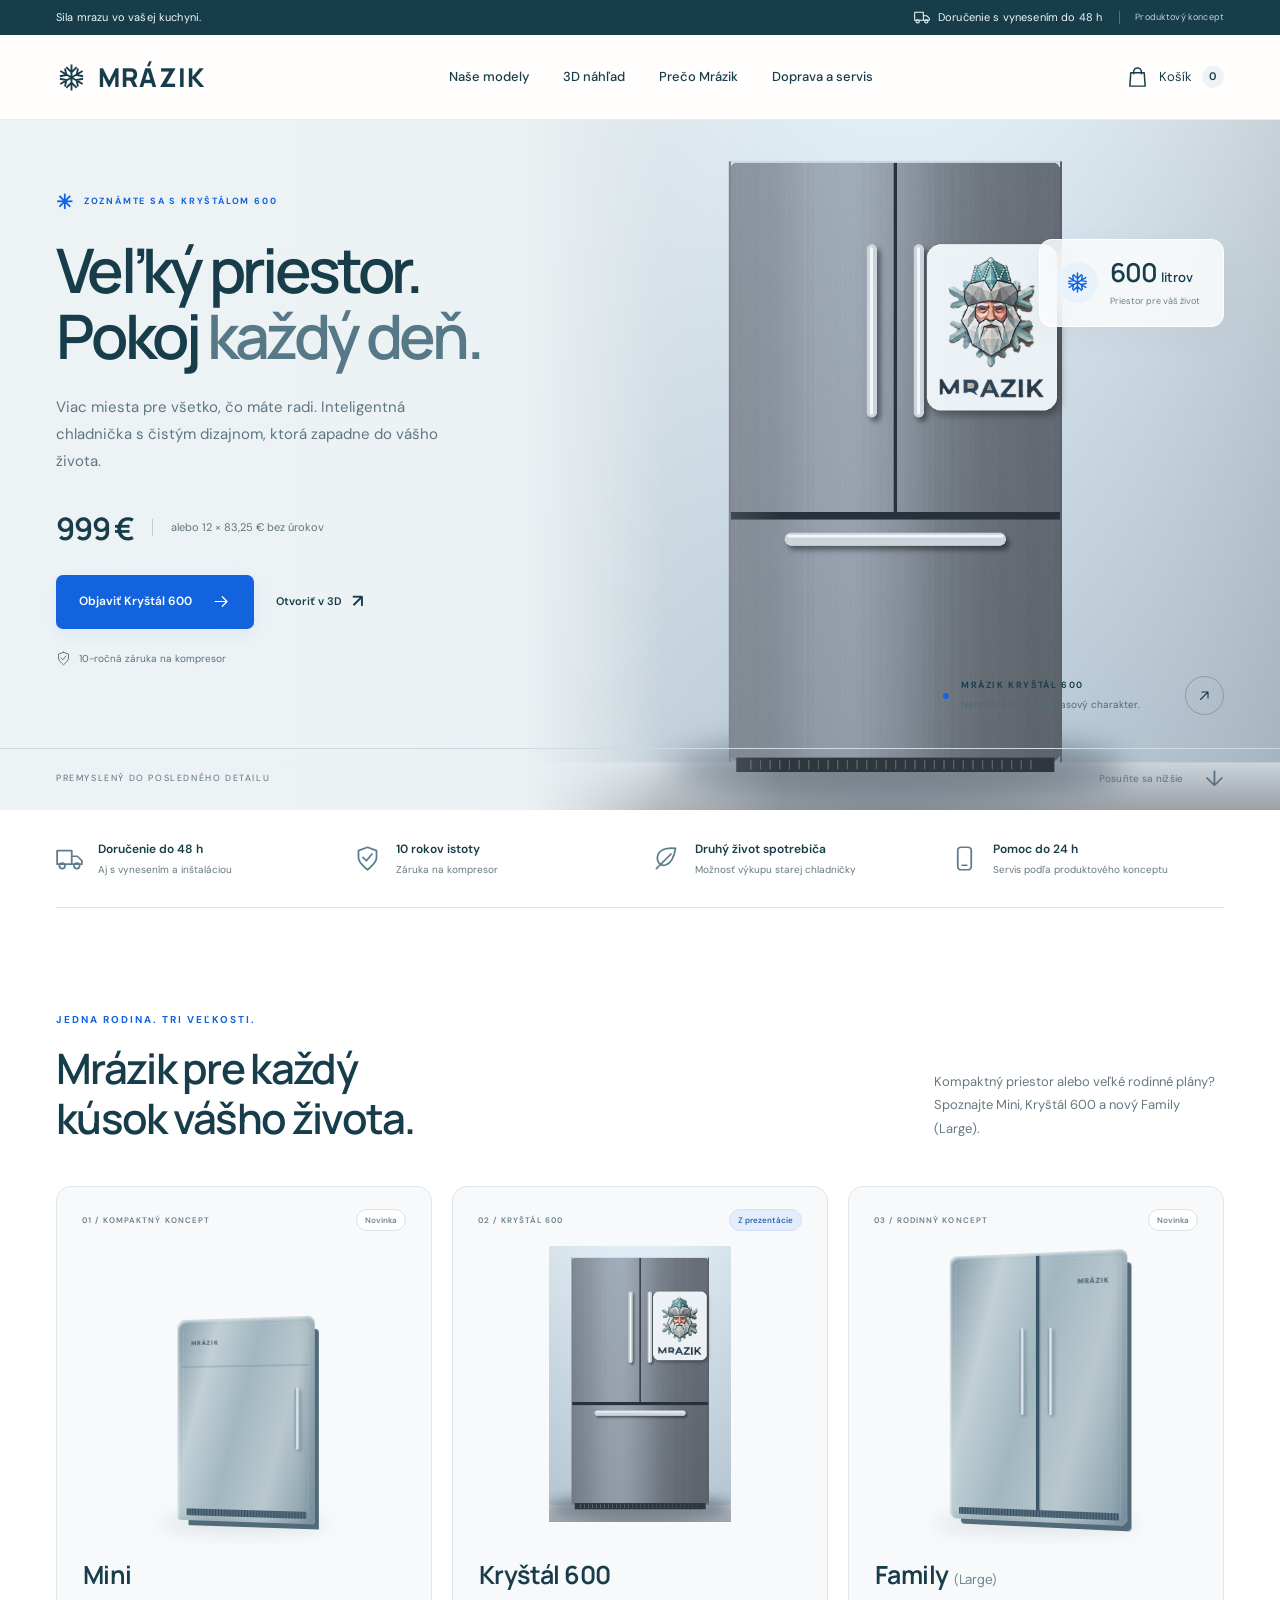
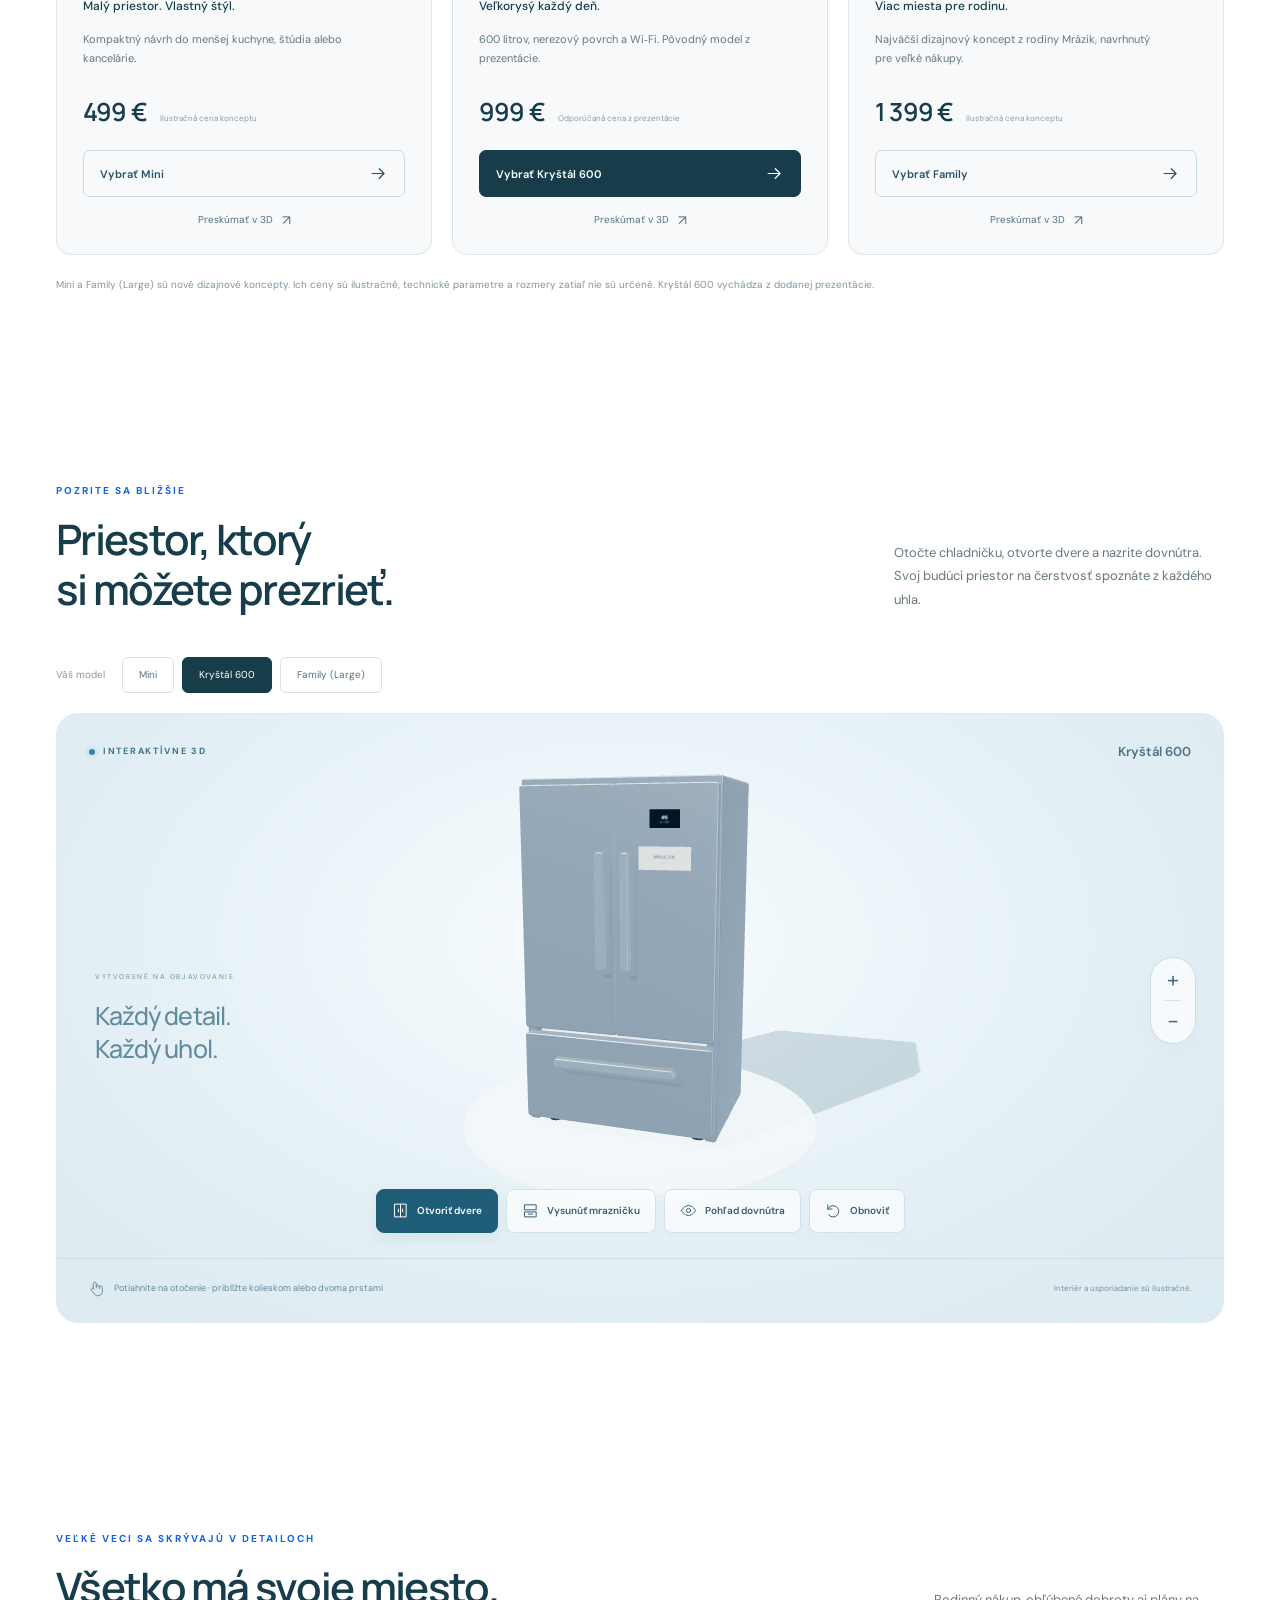
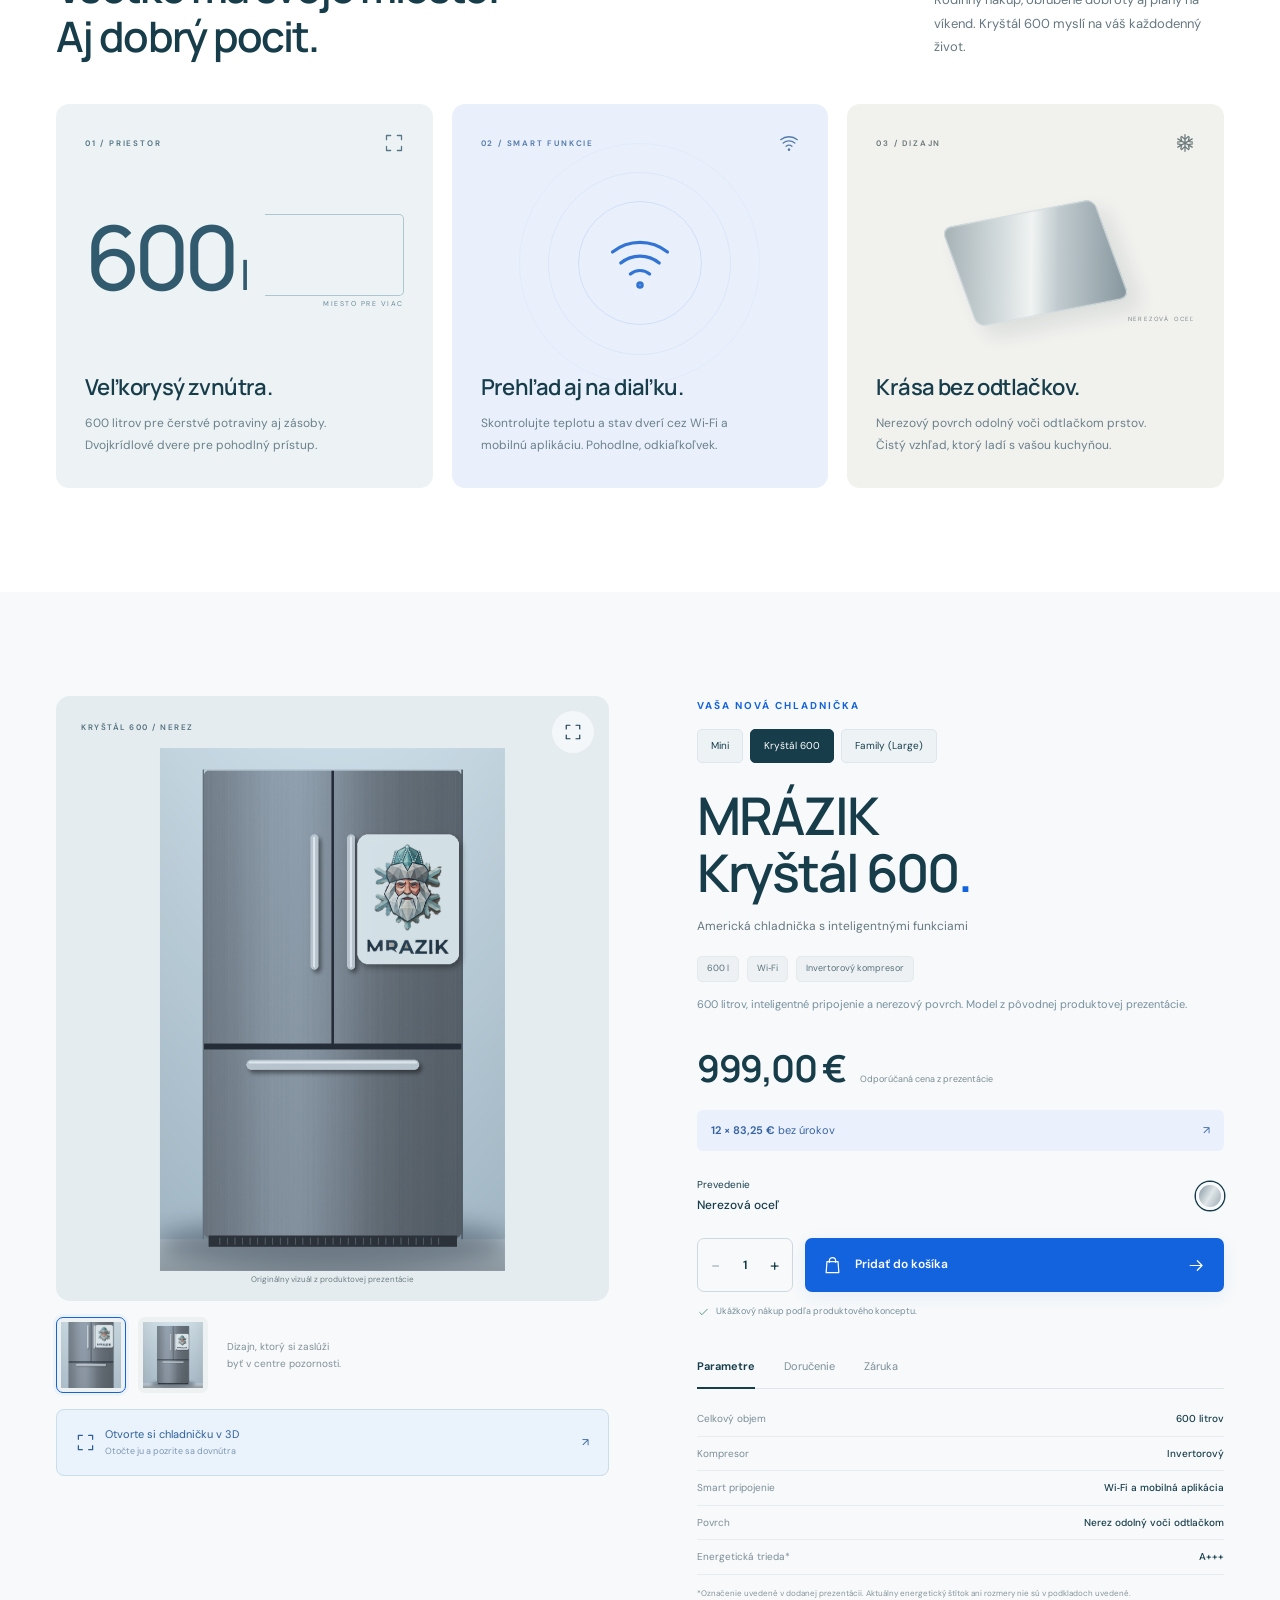
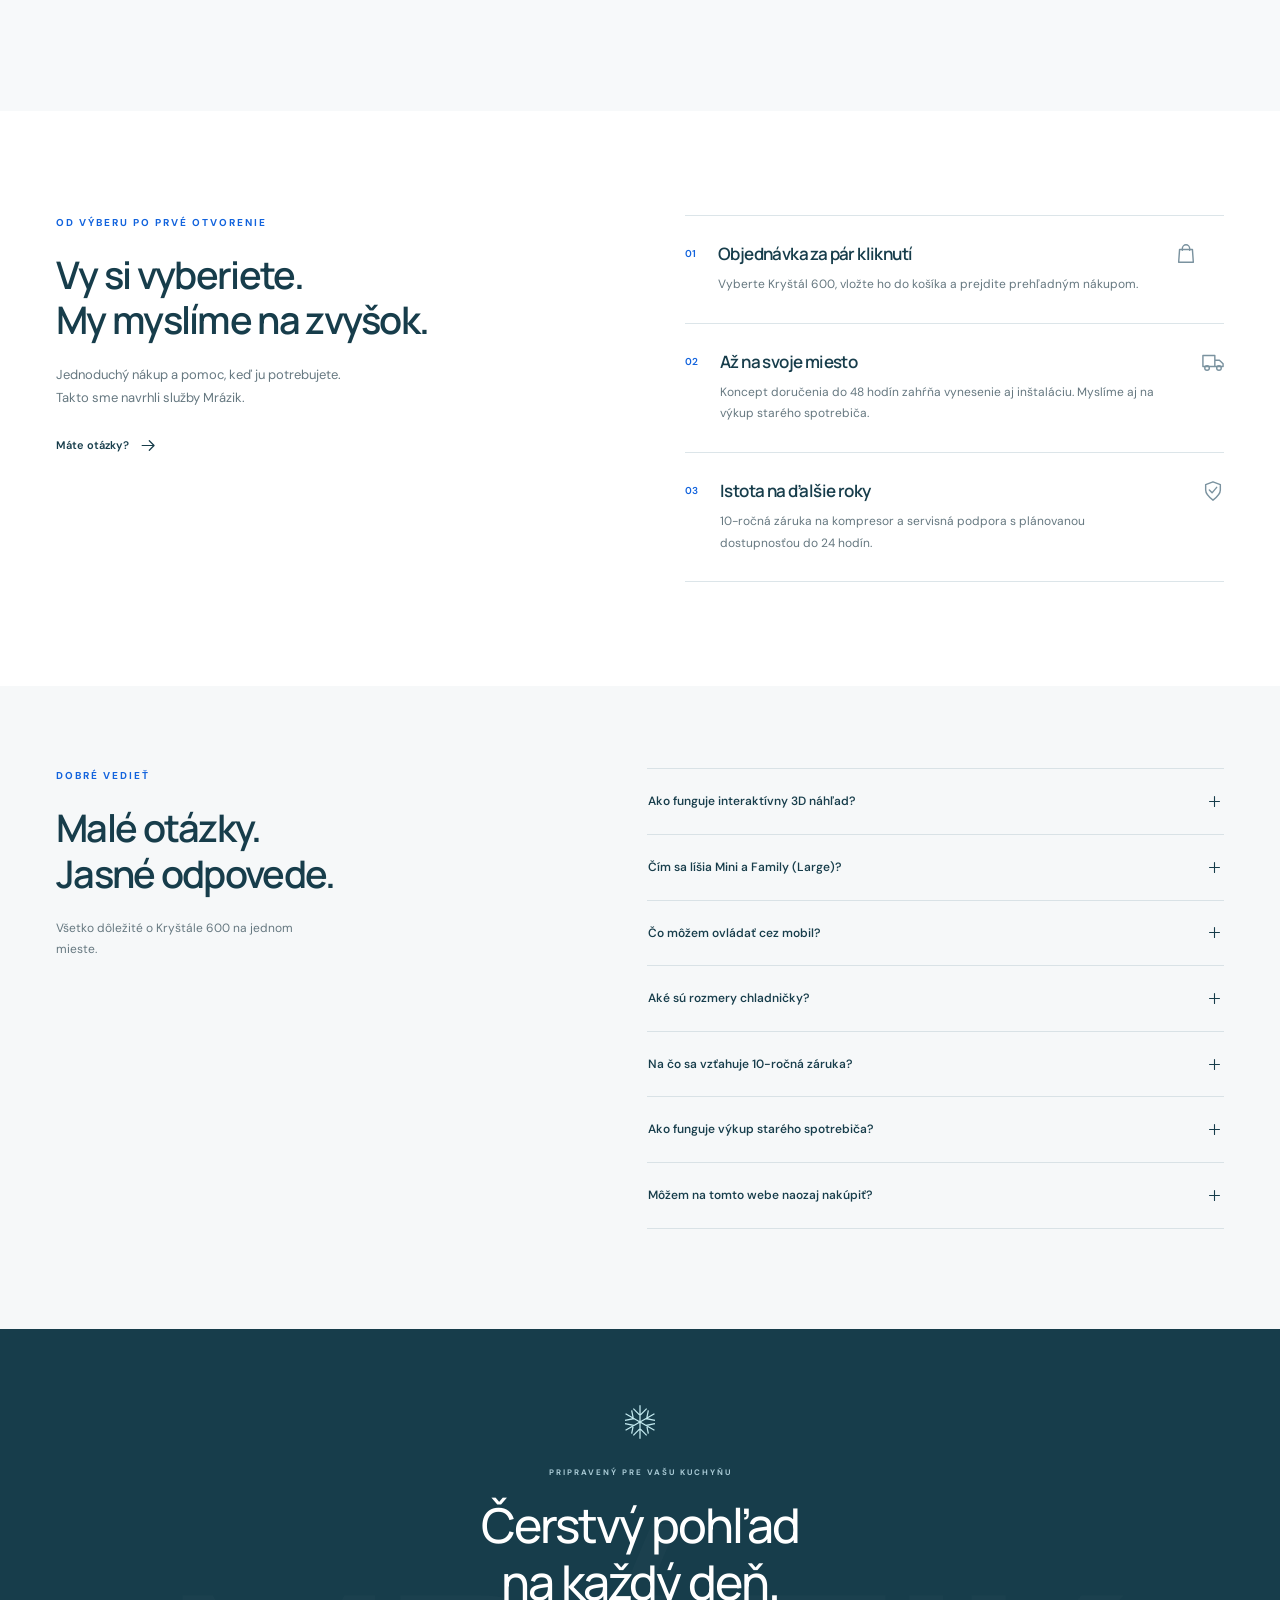
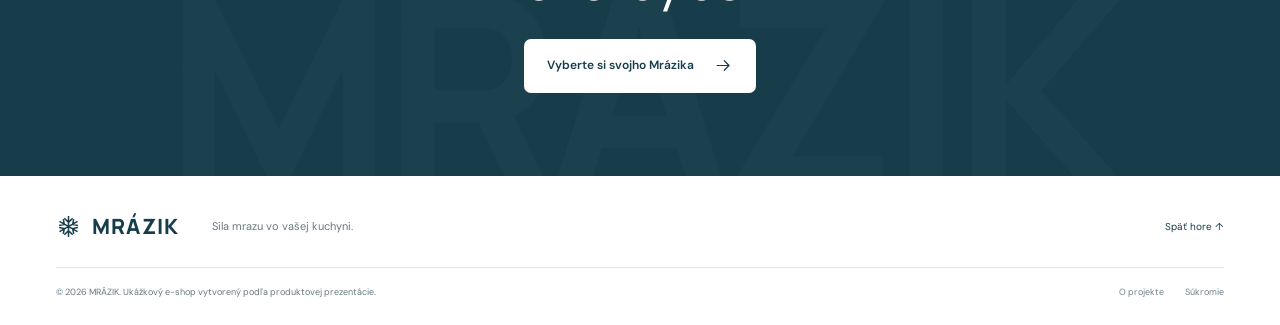
<file: index.html>
<!doctype html>
<html lang="sk">
<head>
  <meta charset="utf-8">
  <meta name="viewport" content="width=device-width, initial-scale=1">
  <meta name="theme-color" content="#eff4f6">
  <meta name="description" content="MRÁZIK Mini, Kryštál 600 a Family Large. Vyberte si svoj model a preskúmajte ho v interaktívnom 3D náhľade s otváraním dverí a pohľadom dovnútra.">
  <title>MRÁZIK — Sila mrazu vo vašej kuchyni</title>
  <link rel="icon" href="assets/favicon.svg" type="image/svg+xml">
  <link rel="stylesheet" href="styles.css">
  <link rel="stylesheet" href="models.css">
  <link rel="stylesheet" href="fridge3d.css">
  <script src="app.js" defer></script>
  <script type="module" src="fridge3d.js"></script>
</head>
<body>
<svg class="svg-library" xmlns="http://www.w3.org/2000/svg" aria-hidden="true"><defs>
  <symbol id="i-snow" viewBox="0 0 24 24"><path d="M12 2v20M3.34 7l17.32 10M3.34 17 20.66 7M8 4l4 4 4-4M8 20l4-4 4 4M3 11l5-1-1-5M21 13l-5 1 1 5M7 19l1-5-5-1M17 5l-1 5 5 1"/></symbol>
  <symbol id="i-arrow" viewBox="0 0 24 24"><path d="M4 12h15m-6-6 6 6-6 6"/></symbol>
  <symbol id="i-bag" viewBox="0 0 24 24"><path d="M5 7h14l1 14H4L5 7Z"/><path d="M8 8V6a4 4 0 0 1 8 0v2"/></symbol>
  <symbol id="i-truck" viewBox="0 0 24 24"><path d="M1 5h13v12H1V5Zm13 5h5l4 4v3h-9"/><circle cx="5.5" cy="18.5" r="2.5"/><circle cx="18.5" cy="18.5" r="2.5"/></symbol>
  <symbol id="i-shield" viewBox="0 0 24 24"><path d="m12 2 8 3v6c0 5-8 11-8 11S4 16 4 11V5l8-3Z"/><path d="m8 11 3 3 5-6"/></symbol>
  <symbol id="i-wifi" viewBox="0 0 24 24"><path d="M2 8a16 16 0 0 1 20 0M5 12a11 11 0 0 1 14 0M8.5 16a5.5 5.5 0 0 1 7 0"/><circle cx="12" cy="20" r=".8"/></symbol>
  <symbol id="i-leaf" viewBox="0 0 24 24"><path d="M20 3C9 2 3 6 4 13c1 7 13 9 16-10ZM3 21 16 8"/></symbol>
  <symbol id="i-check" viewBox="0 0 24 24"><path d="m5 12 4 4L19 6"/></symbol>
  <symbol id="i-plus" viewBox="0 0 24 24"><path d="M12 5v14M5 12h14"/></symbol>
  <symbol id="i-close" viewBox="0 0 24 24"><path d="m6 6 12 12M6 18 18 6"/></symbol>
  <symbol id="i-menu" viewBox="0 0 24 24"><path d="M4 7h16M4 12h16M4 17h16"/></symbol>
  <symbol id="i-phone" viewBox="0 0 24 24"><rect x="6" y="2" width="12" height="20" rx="3"/><path d="M10 18h4"/></symbol>
  <symbol id="i-expand" viewBox="0 0 24 24"><path d="M8 3H3v5m13-5h5v5M3 16v5h5m13-5v5h-5"/></symbol>
</defs></svg>
<a class="skip-link" href="#main">Preskočiť na obsah</a>
<div class="announcement"><span>Sila mrazu vo vašej kuchyni.</span><span><svg class="icon"><use href="#i-truck"/></svg> Doručenie s vynesením do 48 h <span class="concept-tag">Produktový koncept</span></span></div>
<header class="header">
  <div class="nav-wrap container">
    <a class="brand" href="#" aria-label="Mrázik, úvod"><svg><use href="#i-snow"/></svg>MRÁZIK</a>
    <nav class="desktop-nav" aria-label="Hlavná navigácia"><a href="#modely">Naše modely</a><a href="#vizualizacia">3D náhľad</a><a href="#preco-mrazik">Prečo Mrázik</a><a href="#servis">Doprava a servis</a></nav>
    <div class="nav-actions"><button class="cart-button" data-open-cart aria-label="Otvoriť košík"><svg class="icon"><use href="#i-bag"/></svg><span class="cart-label">Košík</span><span class="cart-count" aria-live="polite">0</span></button><button class="icon-button menu-toggle" aria-label="Otvoriť menu" aria-expanded="false" aria-controls="mobile-menu"><svg class="icon"><use href="#i-menu"/></svg></button></div>
  </div>
  <nav id="mobile-menu" class="mobile-menu" aria-label="Mobilná navigácia" hidden><a href="#modely">Naše modely</a><a href="#vizualizacia">3D náhľad</a><a href="#preco-mrazik">Prečo Mrázik</a><a href="#servis">Doprava a servis</a></nav>
</header>
<main id="main">
  <section class="hero" aria-labelledby="hero-title">
    <div class="hero-art"><img src="assets/krystal-600-scene.png" alt="Nerezová chladnička MRÁZIK Kryštál 600 s dvojkrídlovými dverami a spodnou mraziacou zásuvkou" fetchpriority="high"></div>
    <div class="container hero-inner">
      <div class="hero-copy"><p class="eyebrow"><span class="tiny-snow">✳</span> ZOZNÁMTE SA S KRYŠTÁLOM 600</p><h1 id="hero-title">Veľký priestor.<br>Pokoj <span>každý deň.</span></h1><p class="hero-description">Viac miesta pre všetko, čo máte radi. Inteligentná chladnička s čistým dizajnom, ktorá zapadne do vášho života.</p><div class="hero-price"><strong>999 €</strong><span>alebo 12 × 83,25 € bez úrokov</span></div><div class="hero-cta"><a class="button primary" href="#produkt" data-select-variant="krystal" data-scroll-product>Objaviť Kryštál 600<svg class="icon"><use href="#i-arrow"/></svg></a><a class="text-link" href="#vizualizacia">Otvoriť v 3D <span>↗</span></a></div><div class="hero-assurance"><svg class="icon"><use href="#i-shield"/></svg><span>10-ročná záruka na kompresor</span></div></div>
      <div class="hero-caption"><span class="caption-dot"></span><span>MRÁZIK KRYŠTÁL 600<small>Nerezová oceľ. Nadčasový charakter.</small></span><a href="#produkt" class="circle-arrow" aria-label="Prejsť na produkt" data-select-variant="krystal" data-scroll-product><svg class="icon"><use href="#i-arrow"/></svg></a></div>
      <div class="floating-spec"><svg class="icon"><use href="#i-snow"/></svg><div><strong>600 <span>litrov</span></strong><small>Priestor pre váš život</small></div></div>
    </div>
    <div class="hero-bottom"><span>PREMYSLENÝ DO POSLEDNÉHO DETAILU</span><a href="#preco-mrazik" aria-label="Preskúmať výhody">Posuňte sa nižšie <span>↓</span></a></div>
  </section>

  <section class="benefit-strip container" aria-label="Výhody nákupu"><div><svg class="icon"><use href="#i-truck"/></svg><span>Doručenie do 48 h<small>Aj s vynesením a inštaláciou</small></span></div><div><svg class="icon"><use href="#i-shield"/></svg><span>10 rokov istoty<small>Záruka na kompresor</small></span></div><div><svg class="icon"><use href="#i-leaf"/></svg><span>Druhý život spotrebiča<small>Možnosť výkupu starej chladničky</small></span></div><div><svg class="icon"><use href="#i-phone"/></svg><span>Pomoc do 24 h<small>Servis podľa produktového konceptu</small></span></div></section>

  <section id="modely" class="models-section section container" aria-labelledby="models-title">
    <div class="section-heading reveal"><div><p class="eyebrow">JEDNA RODINA. TRI VEĽKOSTI.</p><h2 id="models-title">Mrázik pre každý<br>kúsok vášho života.</h2></div><p>Kompaktný priestor alebo veľké rodinné plány? Spoznajte Mini, Kryštál 600 a nový Family (Large).</p></div>
    <div class="models-grid">
      <article class="model-card model-mini reveal"><div class="model-card-top"><span>01 / KOMPAKTNÝ KONCEPT</span><span class="model-pill">Novinka</span></div><div class="model-visual variant-mini" aria-label="Ilustračný dizajn chladničky Mini"><div class="preview-fridge"><span class="preview-seam"></span><span class="preview-handle"></span><span class="preview-brand">MRÁZIK</span></div><span class="model-shadow"></span></div><div class="model-card-copy"><h3>Mini<span>Malý priestor. Vlastný štýl.</span></h3><p>Kompaktný návrh do menšej kuchyne, štúdia alebo kancelárie.</p><div class="model-card-price"><strong>499 €</strong><small>Ilustračná cena konceptu</small></div><button class="button model-select" data-select-variant="mini" data-scroll-product aria-pressed="false">Vybrať Mini<svg class="icon"><use href="#i-arrow"/></svg></button><a class="model-3d-link" href="#vizualizacia" data-select-variant="mini" data-scroll-3d>Preskúmať v 3D <span>↗</span></a></div></article>
      <article class="model-card model-krystal reveal"><div class="model-card-top"><span>02 / KRYŠTÁL 600</span><span class="model-pill model-pill-blue">Z prezentácie</span></div><div class="model-visual variant-krystal"><img src="assets/krystal-600-detail.png" alt="Originálny produktový vizuál MRÁZIK Kryštál 600" loading="lazy"></div><div class="model-card-copy"><h3>Kryštál 600<span>Veľkorysý každý deň.</span></h3><p>600 litrov, nerezový povrch a Wi‑Fi. Pôvodný model z prezentácie.</p><div class="model-card-price"><strong>999 €</strong><small>Odporúčaná cena z prezentácie</small></div><button class="button model-select selected" data-select-variant="krystal" data-scroll-product aria-pressed="true">Vybrať Kryštál 600<svg class="icon"><use href="#i-arrow"/></svg></button><a class="model-3d-link" href="#vizualizacia" data-select-variant="krystal" data-scroll-3d>Preskúmať v 3D <span>↗</span></a></div></article>
      <article class="model-card model-family reveal"><div class="model-card-top"><span>03 / RODINNÝ KONCEPT</span><span class="model-pill">Novinka</span></div><div class="model-visual variant-family" aria-label="Ilustračný dizajn chladničky Family Large"><div class="preview-fridge"><span class="preview-seam"></span><span class="preview-handle"></span><span class="preview-brand">MRÁZIK</span></div><span class="model-shadow"></span></div><div class="model-card-copy"><h3>Family <em>(Large)</em><span>Viac miesta pre rodinu.</span></h3><p>Najväčší dizajnový koncept z rodiny Mrázik, navrhnutý pre veľké nákupy.</p><div class="model-card-price"><strong>1 399 €</strong><small>Ilustračná cena konceptu</small></div><button class="button model-select" data-select-variant="family" data-scroll-product aria-pressed="false">Vybrať Family<svg class="icon"><use href="#i-arrow"/></svg></button><a class="model-3d-link" href="#vizualizacia" data-select-variant="family" data-scroll-3d>Preskúmať v 3D <span>↗</span></a></div></article>
    </div>
    <p class="models-note">Mini a Family (Large) sú nové dizajnové koncepty. Ich ceny sú ilustračné, technické parametre a rozmery zatiaľ nie sú určené. Kryštál 600 vychádza z dodanej prezentácie.</p>
  </section>


  <section class="section m3-section" id="vizualizacia" aria-labelledby="m3-heading">
  <div class="container">
    <div class="section-heading m3-heading">
      <div><p class="eyebrow">POZRITE SA BLIŽŠIE</p><h2 id="m3-heading">Priestor, ktorý<br>si môžete prezrieť.</h2></div>
      <p>Otočte chladničku, otvorte dvere a nazrite dovnútra. Svoj budúci priestor na čerstvosť spoznáte z každého uhla.</p>
    </div>
    <div class="viewer-model-switch" role="group" aria-label="Model v 3D náhľade"><span>Váš model</span><button data-select-variant="mini" aria-pressed="false">Mini</button><button data-select-variant="krystal" class="selected" aria-pressed="true">Kryštál 600</button><button data-select-variant="family" aria-pressed="false">Family (Large)</button></div>
    <div class="m3-studio" data-fridge-viewer>
      <div class="m3-topline"><span class="m3-live"><i></i> INTERAKTÍVNE 3D</span><span id="m3-model-label">Kryštál 600</span></div>
      <div class="m3-canvas-wrap" id="m3-canvas-wrap" tabindex="0" role="group" aria-label="3D model chladničky. Potiahnutím otáčajte. Šípkami otáčajte, plus a mínus približujte. Enter otvorí dvere, Escape obnoví pohľad." aria-describedby="m3-instructions">
        <div class="m3-loading" id="m3-loading"><span></span>Pripravujeme váš pohľad do vnútra…</div>
        <div class="m3-fallback" id="m3-fallback" hidden><svg viewBox="0 0 48 48" aria-hidden="true"><rect x="13" y="5" width="22" height="38" rx="3"/><path d="M13 28h22M24 5v23M20 13v8M28 13v8M19 32h10"/></svg><strong>3D pohľad tu nie je dostupný.</strong><p>Váš prehliadač nepodporuje potrebné grafické zobrazenie. Produkt si môžete prezrieť v produktovej galérii.</p></div>
      </div>
      <div class="m3-float-label" aria-hidden="true"><span>VYTVORENÉ NA OBJAVOVANIE</span><strong>Každý detail.<br>Každý uhol.</strong></div>
      <div class="m3-zoom" aria-label="Priblíženie 3D modelu"><button type="button" data-viewer-action="zoom-in" aria-label="Priblížiť">+</button><span></span><button type="button" data-viewer-action="zoom-out" aria-label="Oddialiť">−</button></div>
      <div class="m3-controls" aria-label="Ovládanie chladničky">
        <button type="button" class="m3-control m3-primary" data-viewer-action="doors" aria-pressed="false"><svg viewBox="0 0 24 24" aria-hidden="true"><path d="M4 3h16v18H4zM12 3v18M9 10v4M15 10v4"/></svg><span>Otvoriť dvere</span></button>
        <button type="button" class="m3-control" data-viewer-action="drawer" aria-pressed="false"><svg viewBox="0 0 24 24" aria-hidden="true"><path d="M4 4h16v7H4zM4 14h16v7H4zM9 17h6"/></svg><span>Vysunúť mrazničku</span></button>
        <button type="button" class="m3-control" data-viewer-action="inside" aria-pressed="false"><svg viewBox="0 0 24 24" aria-hidden="true"><path d="M2 12s4-7 10-7 10 7 10 7-4 7-10 7S2 12 2 12z"/><circle cx="12" cy="12" r="3"/></svg><span>Pohľad dovnútra</span></button>
        <button type="button" class="m3-control m3-reset" data-viewer-action="reset" aria-label="Obnoviť pôvodný pohľad"><svg viewBox="0 0 24 24" aria-hidden="true"><path d="M4 10a8 8 0 1 1 1 8M4 4v6h6"/></svg><span>Obnoviť</span></button>
      </div>
      <div class="m3-bottomline"><p id="m3-instructions"><svg viewBox="0 0 24 24" aria-hidden="true"><path d="M7 12V5a2 2 0 0 1 4 0v6M11 9a2 2 0 0 1 4 0v3M15 10a2 2 0 0 1 4 0v6c0 3-3 5-6 5-2 0-4-1-5-3l-4-5a2 2 0 0 1 3-2l2 2"/></svg>Potiahnite na otočenie · priblížte kolieskom alebo dvoma prstami</p><span>Interiér a usporiadanie sú ilustračné.</span></div>
      <span class="m3-sr-only" id="m3-status" role="status" aria-live="polite"></span>
    </div>
  </div>
</section>


  <section id="preco-mrazik" class="features section container">
    <div class="section-heading reveal"><div><p class="eyebrow">VEĽKÉ VECI SA SKRÝVAJÚ V DETAILOCH</p><h2>Všetko má svoje miesto.<br>Aj dobrý pocit.</h2></div><p>Rodinný nákup, obľúbené dobroty aj plány na víkend. Kryštál 600 myslí na váš každodenný život.</p></div>
    <div class="feature-grid">
      <article class="feature-card capacity reveal"><div class="feature-top"><span>01 / PRIESTOR</span><svg class="icon"><use href="#i-expand"/></svg></div><div class="capacity-visual"><strong>600<span>l</span></strong><span class="capacity-line"></span><small>MIESTO PRE VIAC</small></div><div><h3>Veľkorysý zvnútra.</h3><p>600 litrov pre čerstvé potraviny aj zásoby. Dvojkrídlové dvere pre pohodlný prístup.</p></div></article>
      <article class="feature-card smart reveal"><div class="feature-top"><span>02 / SMART FUNKCIE</span><svg class="icon"><use href="#i-wifi"/></svg></div><div class="wifi-visual" aria-hidden="true"><span class="wifi-ring r1"></span><span class="wifi-ring r2"></span><span class="wifi-ring r3"></span><svg><use href="#i-wifi"/></svg></div><div><h3>Prehľad aj na diaľku.</h3><p>Skontrolujte teplotu a stav dverí cez Wi‑Fi a mobilnú aplikáciu. Pohodlne, odkiaľkoľvek.</p></div></article>
      <article class="feature-card finish reveal"><div class="feature-top"><span>03 / DIZAJN</span><svg class="icon"><use href="#i-snow"/></svg></div><div class="finish-visual" aria-hidden="true"><span></span><small>NEREZOVÁ OCEĽ</small></div><div><h3>Krása bez odtlačkov.</h3><p>Nerezový povrch odolný voči odtlačkom prstov. Čistý vzhľad, ktorý ladí s vašou kuchyňou.</p></div></article>
    </div>
  </section>

  <section id="produkt" class="product-section section">
    <div class="container product-layout">
      <div class="product-gallery reveal"><div class="gallery-main" id="gallery-visual"><span class="gallery-label">KRYŠTÁL 600 / NEREZ</span><button id="expand-gallery" class="icon-button expand-gallery" aria-label="Zväčšiť fotografiu produktu"><svg class="icon"><use href="#i-expand"/></svg></button><div id="gallery-model-preview" class="gallery-model-preview" hidden aria-label="Ilustračný dizajn vybraného modelu"><div class="preview-fridge"><span class="preview-seam"></span><span class="preview-handle"></span><span class="preview-brand">MRÁZIK</span></div></div><img id="product-image" src="assets/krystal-600-detail.png" alt="MRÁZIK Kryštál 600, pohľad spredu" loading="lazy"><span class="gallery-note" id="active-product-caption">Originálny vizuál z produktovej prezentácie</span></div><div class="gallery-thumbs" aria-label="Fotografie produktu"><button class="thumb selected" data-image="assets/krystal-600-detail.png" data-alt="MRÁZIK Kryštál 600, pohľad spredu" aria-label="Pohľad spredu" aria-pressed="true"><img src="assets/krystal-600-detail.png" alt="" loading="lazy"></button><button class="thumb" data-image="assets/krystal-600-scene.png" data-alt="MRÁZIK Kryštál 600, celkový produktový vizuál" aria-label="Celkový pohľad" aria-pressed="false"><img src="assets/krystal-600-scene.png" alt="" loading="lazy"></button><span>Dizajn, ktorý si zaslúži<br>byť v centre pozornosti.</span></div><a class="gallery-3d-cta" href="#vizualizacia"><span><svg class="icon"><use href="#i-expand"/></svg><span>Otvorte si chladničku v 3D<small>Otočte ju a pozrite sa dovnútra</small></span></span><span>↗</span></a></div>
      <div class="product-info reveal"><p class="eyebrow">VAŠA NOVÁ CHLADNIČKA</p><div class="product-variant-switch" role="group" aria-label="Výber modelu"><button data-select-variant="mini" aria-pressed="false">Mini</button><button data-select-variant="krystal" aria-pressed="true" class="selected">Kryštál 600</button><button data-select-variant="family" aria-pressed="false">Family (Large)</button></div><h2 id="product-title">MRÁZIK<br>Kryštál 600<span class="title-dot">.</span></h2><p class="product-subtitle" id="product-subtitle">Americká chladnička s inteligentnými funkciami</p><div class="product-tags" id="product-tags"><span>600 l</span><span>Wi‑Fi</span><span>Invertorový kompresor</span></div><p id="variant-description">Pôvodný model MRÁZIK podľa dodanej produktovej prezentácie.</p><div class="product-price"><strong id="product-price-value">999 €</strong><span id="product-price-note">Odporúčaná cena z prezentácie</span></div><button id="installment-info" class="installment"><span><strong id="installment-label">12 × 83,25 €</strong> bez úrokov</span><span aria-hidden="true">↗</span></button><div class="color-picker"><span>Prevedenie <strong>Nerezová oceľ</strong></span><span class="color-swatch" aria-label="Nerezová oceľ"></span></div><div class="purchase-actions"><div class="quantity-control"><button data-qty-minus aria-label="Znížiť počet kusov">−</button><output id="product-qty" aria-label="Počet kusov">1</output><button data-qty-plus aria-label="Zvýšiť počet kusov">+</button></div><button id="add-to-cart" class="button primary"><svg class="icon"><use href="#i-bag"/></svg>Pridať do košíka<svg class="icon"><use href="#i-arrow"/></svg></button></div><p class="purchase-note" id="product-purchase-note"><svg class="icon"><use href="#i-check"/></svg>Ukážkový nákup podľa produktového konceptu.</p>
        <div class="product-tabs"><div role="tablist" aria-label="Informácie o produkte"><button role="tab" aria-selected="true" aria-controls="tab-parameters" id="label-parameters" tabindex="0">Parametre</button><button role="tab" aria-selected="false" aria-controls="tab-delivery" id="label-delivery" tabindex="-1">Doručenie</button><button role="tab" aria-selected="false" aria-controls="tab-warranty" id="label-warranty" tabindex="-1">Záruka</button></div><div role="tabpanel" id="tab-parameters" aria-labelledby="label-parameters"><dl class="spec-list" id="product-params"><div><dt>Celkový objem</dt><dd>600 litrov</dd></div><div><dt>Kompresor</dt><dd>Invertorový</dd></div><div><dt>Smart pripojenie</dt><dd>Wi‑Fi a mobilná aplikácia</dd></div><div><dt>Povrch</dt><dd>Nerez odolný voči odtlačkom</dd></div><div><dt>Energetická trieda*</dt><dd>A+++</dd></div></dl><p class="fine-print" id="product-params-note">*Označenie uvedené v dodanej prezentácii. Aktuálny energetický štítok ani rozmery nie sú v podkladoch uvedené.</p></div><div role="tabpanel" id="tab-delivery" aria-labelledby="label-delivery" hidden><p>Produktový koncept počíta s doručením do 48 hodín, vynesením a inštaláciou prostredníctvom vlastnej logistiky.</p><p>Možný je aj výkup starého spotrebiča. Cena dopravy, dostupnosť a podmienky výkupu sa musia potvrdiť pred skutočným nákupom.</p></div><div role="tabpanel" id="tab-warranty" aria-labelledby="label-warranty" hidden><p>Prezentácia uvádza 10-ročnú záruku na kompresor a dostupnosť servisnej linky a technikov do 24 hodín.</p><p>Konkrétne záručné a servisné podmienky nie sú súčasťou podkladov. Rozšírená záruka sa vzťahuje na kompresor.</p></div></div>
      </div>
    </div>
  </section>

  <section id="servis" class="service-section section container"><div class="service-intro reveal"><p class="eyebrow">OD VÝBERU PO PRVÉ OTVORENIE</p><h2>Vy si vyberiete.<br>My myslíme na zvyšok.</h2><p>Jednoduchý nákup a pomoc, keď ju potrebujete. Takto sme navrhli služby Mrázik.</p><a class="text-link" href="#otazky">Máte otázky? <svg class="icon"><use href="#i-arrow"/></svg></a></div><div class="service-steps"><article class="reveal"><span>01</span><div><h3>Objednávka za pár kliknutí</h3><p>Vyberte Kryštál 600, vložte ho do košíka a prejdite prehľadným nákupom.</p></div><svg class="icon"><use href="#i-bag"/></svg></article><article class="reveal"><span>02</span><div><h3>Až na svoje miesto</h3><p>Koncept doručenia do 48 hodín zahŕňa vynesenie aj inštaláciu. Myslíme aj na výkup starého spotrebiča.</p></div><svg class="icon"><use href="#i-truck"/></svg></article><article class="reveal"><span>03</span><div><h3>Istota na ďalšie roky</h3><p>10-ročná záruka na kompresor a servisná podpora s plánovanou dostupnosťou do 24 hodín.</p></div><svg class="icon"><use href="#i-shield"/></svg></article></div></section>

  <section id="otazky" class="faq-section section"><div class="container faq-layout"><div class="reveal"><p class="eyebrow">DOBRÉ VEDIEŤ</p><h2>Malé otázky.<br>Jasné odpovede.</h2><p>Všetko dôležité o Kryštále 600 na jednom mieste.</p></div><div class="faq-list reveal"><details><summary>Ako funguje interaktívny 3D náhľad?<svg class="icon"><use href="#i-plus"/></svg></summary><p>Vyberte model Mini, Kryštál 600 alebo Family (Large). Potiahnutím chladničku otočíte, tlačidlom otvoríte dvere a cez Pohľad dovnútra si priblížite police. Pri Kryštále 600 môžete vysunúť aj mraziacu zásuvku. Interiér a jeho usporiadanie sú ilustračné.</p></details><details><summary>Čím sa líšia Mini a Family (Large)?<svg class="icon"><use href="#i-plus"/></svg></summary><p>Mini je kompaktný dizajnový koncept a Family (Large) predstavuje väčší rodinný model. Ich ceny sú ilustračné. Objem, rozmery, energetická trieda a ostatné technické parametre zatiaľ nie sú určené. Pôvodný Kryštál 600 vychádza z dodanej prezentácie.</p></details><details><summary>Čo môžem ovládať cez mobil?<svg class="icon"><use href="#i-plus"/></svg></summary><p>Pomocou Wi‑Fi a mobilnej aplikácie môžete podľa prezentácie skontrolovať teplotu chladničky a stav dverí. Podrobnosti o aplikácii zatiaľ podklady neuvádzajú.</p></details><details><summary>Aké sú rozmery chladničky?<svg class="icon"><use href="#i-plus"/></svg></summary><p>Prezentácia uvádza objem 600 litrov, presné rozmery však neobsahuje. Pred reálnym nákupom je potrebné overiť šírku, výšku, hĺbku a priestor na otváranie dverí.</p></details><details><summary>Na čo sa vzťahuje 10-ročná záruka?<svg class="icon"><use href="#i-plus"/></svg></summary><p>Na kompresor chladničky. Prezentácia neuvádza podrobné podmienky rozšírenej záruky ani jej registráciu.</p></details><details><summary>Ako funguje výkup starého spotrebiča?<svg class="icon"><use href="#i-plus"/></svg></summary><p>V ukážkovom nákupe môžete označiť záujem o výkup. Hodnota výkupu a presné podmienky nie sú v prezentácii uvedené, preto sa neodpočítavajú od ceny.</p></details><details><summary>Môžem na tomto webe naozaj nakúpiť?<svg class="icon"><use href="#i-plus"/></svg></summary><p>Tento e-shop prezentuje produktový koncept MRÁZIK. Košík a objednávka slúžia na vyskúšanie nákupu. Neodosielajú sa objednávky, neprijímajú platby a údaje z formulára sa neposielajú na server.</p></details></div></div></section>
  <section class="closing-cta"><div class="container"><svg class="closing-snow"><use href="#i-snow"/></svg><p class="eyebrow">PRIPRAVENÝ PRE VAŠU KUCHYŇU</p><h2>Čerstvý pohľad<br>na každý deň.</h2><a class="button light" href="#modely">Vyberte si svojho Mrázika<svg class="icon"><use href="#i-arrow"/></svg></a><span class="closing-word" aria-hidden="true">MRÁZIK</span></div></section>
</main>
<footer class="footer container"><div class="footer-top"><a class="brand" href="#"><svg><use href="#i-snow"/></svg>MRÁZIK</a><p>Sila mrazu vo vašej kuchyni.</p><a href="#main">Späť hore ↑</a></div><div class="footer-bottom"><p>© <span id="year">2026</span> MRÁZIK. Ukážkový e-shop vytvorený podľa produktovej prezentácie.</p><div><button data-info="about">O projekte</button><button data-info="privacy">Súkromie</button></div></div></footer>
<div class="mobile-buy-bar"><span><span id="mobile-product-name">Kryštál 600</span><strong id="mobile-product-price">999 €</strong></span><a href="#produkt" class="button primary">Pozrieť produkt <span>↗</span></a></div>

<dialog id="cart-dialog" class="cart-dialog" aria-labelledby="cart-title"><div class="cart-shell"><div class="dialog-heading"><div><p class="eyebrow">DOBRÁ VOĽBA</p><h2 id="cart-title">Váš košík <span id="drawer-count">0</span></h2></div><button class="icon-button" data-close-cart aria-label="Zavrieť košík"><svg class="icon"><use href="#i-close"/></svg></button></div><div id="cart-content"></div></div></dialog>
<dialog id="checkout-dialog" class="checkout-dialog" aria-labelledby="checkout-title"><div class="checkout-shell"><div class="dialog-heading"><div><p class="eyebrow">UŽ LEN MALÝ KROK</p><h2 id="checkout-title">Ukážková objednávka</h2></div><button class="icon-button" data-close-checkout aria-label="Zavrieť objednávku"><svg class="icon"><use href="#i-close"/></svg></button></div><div id="checkout-body"><div class="demo-notice"><svg class="icon"><use href="#i-shield"/></svg><p>Toto je ukážka nákupu. Objednávka ani platba sa neodošle. Vyskúšajte ju s vymyslenými údajmi.</p></div><form id="checkout-form"><fieldset><legend>Kontaktné údaje</legend><div class="form-grid"><label>Meno a priezvisko<input name="name" autocomplete="off" required placeholder="Jana Nováková" maxlength="100"></label><label>E-mail<input name="email" type="email" autocomplete="off" required placeholder="jana@example.sk" maxlength="160"></label><label class="full-width">Telefón<input name="phone" type="tel" autocomplete="off" required placeholder="+421 900 123 456" minlength="6" maxlength="30"></label></div></fieldset><fieldset><legend>Adresa doručenia</legend><div class="form-grid"><label class="full-width">Ulica a číslo<input name="street" autocomplete="off" required placeholder="Hlavná 12" maxlength="150"></label><label>Mesto<input name="city" autocomplete="off" required placeholder="Bratislava" maxlength="100"></label><label>PSČ<input name="postal" autocomplete="off" required placeholder="811 01" pattern="[0-9]{3} ?[0-9]{2}" title="PSČ vo formáte 811 01 alebo 81101" maxlength="6"></label></div></fieldset><label class="checkbox-label"><input type="checkbox" name="buyback"><span>Mám záujem o výkup starého spotrebiča<small>Cena a podmienky výkupu sa potvrdzujú individuálne.</small></span></label><div class="order-summary"><div id="checkout-items" class="checkout-items"></div><span>Cena tovaru <span id="checkout-quantity"></span></span><strong id="checkout-total"></strong><small>Doprava a inštalácia: cena nie je v podkladoch uvedená.</small><small>Spôsob úhrady v ukážke: bez platby.</small></div><button type="submit" class="button primary full-button">Dokončiť ukážku objednávky<svg class="icon"><use href="#i-arrow"/></svg></button><p class="fine-print">Údaje sa spracujú iba v tomto okne. Neukladajú sa ani neodosielajú.</p></form></div></div></dialog>
<dialog id="info-dialog" class="info-dialog" aria-labelledby="info-title"><div class="dialog-heading"><h2 id="info-title"></h2><button class="icon-button" data-close-info aria-label="Zavrieť"><svg class="icon"><use href="#i-close"/></svg></button></div><div id="info-content"></div></dialog>
<dialog id="gallery-dialog" class="gallery-dialog" aria-label="Fotografia chladničky MRÁZIK Kryštál 600"><button class="icon-button" data-close-gallery aria-label="Zavrieť fotografiu"><svg class="icon"><use href="#i-close"/></svg></button><img id="large-image" src="assets/krystal-600-detail.png" alt="Zväčšený pohľad na MRÁZIK Kryštál 600"></dialog>
<div id="toast" class="toast" role="status" aria-live="polite"></div>
</body>
</html>
</file>
<file: styles.css>
@import url('https://fonts.googleapis.com/css2?family=DM+Sans:wght@400;450;500;550;600;650;700&family=Manrope:wght@400;500;600;650;700;750;800&display=swap');
:root{--ink:#173d4b;--muted:#667880;--blue:#1263dd;--blue-dark:#0848b1;--ice:#eef4f6;--line:#dce5e9;--white:#fff;--radius:16px;--font:'DM Sans',Arial,sans-serif;--heading:'Manrope',Arial,sans-serif}
*{box-sizing:border-box}html{scroll-behavior:smooth;scroll-padding-top:100px}body{margin:0;background:#fff;color:var(--ink);font-family:var(--font);font-size:15px;line-height:1.55;-webkit-font-smoothing:antialiased}button,input{font:inherit}button,a,input,summary{-webkit-tap-highlight-color:transparent}a{color:inherit;text-decoration:none}button{color:inherit;cursor:pointer}button:disabled{cursor:not-allowed;opacity:.38}button{border:0;background:none}img{display:block;max-width:100%}h1,h2,h3,p{margin:0}h1,h2,h3{font-family:var(--heading);font-weight:600}h2{font-size:42px;line-height:1.19;letter-spacing:-1.7px}h3{font-size:21px;line-height:1.3;letter-spacing:-.6px}p{color:var(--muted)}a,button,summary{touch-action:manipulation}a:focus-visible,button:focus-visible,summary:focus-visible,input:focus-visible{outline:3px solid #1876ef;outline-offset:5px}::selection{background:#bde8ef;color:#123b4a}[hidden]{display:none!important}.container{width:min(1264px,calc(100% - 112px));margin-inline:auto}.section{padding-block:104px}.icon{width:23px;height:23px;fill:none;stroke:currentColor;stroke-width:1.55;stroke-linecap:round;stroke-linejoin:round;flex-shrink:0}.svg-library{width:0;height:0;position:absolute;overflow:hidden}.eyebrow{font-size:10px;font-weight:700;letter-spacing:2px;line-height:1.5;color:var(--blue);margin-bottom:22px}.skip-link{position:fixed;top:12px;left:12px;transform:translateY(-180%);background:white;padding:12px;z-index:100}.skip-link:focus{transform:none}.announcement{height:35px;background:#173d4b;color:#f2f7f9;padding:0 56px;display:flex;align-items:center;justify-content:space-between;font-size:11px;letter-spacing:.15px}.announcement>span:last-child{display:flex;align-items:center;gap:8px}.announcement .icon{width:16px;height:16px}.concept-tag{font-size:9px;color:#c3d2d9;border-left:1px solid #55707c;padding-left:15px;margin-left:9px}.header{position:sticky;top:0;z-index:30;background:#fffefcf5;backdrop-filter:blur(18px);border-bottom:1px solid #e5ebee}.nav-wrap{height:84px;display:flex;align-items:center;justify-content:space-between;gap:32px}.brand{display:inline-flex;align-items:center;font-family:var(--heading);font-weight:800;font-size:26px;letter-spacing:1.2px;line-height:1;white-space:nowrap}.brand svg{width:31px;height:31px;stroke:currentColor;fill:none;stroke-width:1.45;margin-right:11px}.brand-dot{font-size:10px;margin-left:3px;align-self:flex-start;margin-top:2px}.desktop-nav{display:flex;gap:34px;font-size:13px;font-weight:500}.desktop-nav a{position:relative;padding:10px 0;transition:color .2s,transform .2s}.desktop-nav a:after{content:'';position:absolute;bottom:4px;left:0;width:100%;height:2px;background:var(--blue);transform:scaleX(0);transform-origin:left;transition:transform .2s}.nav-actions{display:flex;align-items:center;gap:10px}.cart-button{display:flex;align-items:center;gap:10px;font-size:13px;border-radius:7px;padding:11px 0 11px 10px;transition:color .2s,transform .2s}.cart-count{display:grid;place-items:center;background:var(--ice);border-radius:50%;width:22px;height:22px;font-size:11px;font-weight:600}.icon-button{width:42px;height:42px;display:inline-flex;justify-content:center;align-items:center;border-radius:50%;transition:background .2s,transform .2s,color .2s}.menu-toggle{display:none}.mobile-menu{padding:8px 24px 20px;display:flex;flex-direction:column;gap:4px}.mobile-menu a{padding:12px;border-bottom:1px solid var(--line)}
.hero{position:relative;isolation:isolate;overflow:hidden;min-height:690px;background:#e7eef1}.hero-art{position:absolute;width:59%;height:100%;right:0;top:0;z-index:-1;mask-image:linear-gradient(90deg,transparent,#000 18%);-webkit-mask-image:linear-gradient(90deg,transparent,#000 18%)}.hero-art img{width:100%;height:100%;object-fit:cover;object-position:52% center;mix-blend-mode:multiply}.hero:after{content:'';position:absolute;inset:0;z-index:-1;pointer-events:none;background:linear-gradient(90deg,#edf3f5 1%,#edf3f5e6 31%,#edf3f500 61%)}.hero-inner{position:relative;min-height:628px;display:flex;align-items:center}.hero-copy{width:52%;position:relative;padding:56px 0 66px}.hero .eyebrow{display:flex;align-items:center;gap:9px;margin-bottom:25px;font-size:9px;letter-spacing:1.8px}.tiny-snow{font-size:20px;line-height:1;color:var(--blue)}h1{font-size:clamp(48px,4.8vw,73px);line-height:1.08;letter-spacing:-3.7px;font-weight:600;margin-bottom:24px}h1 span{color:#577987}.hero-description{font-size:15px;line-height:1.8;max-width:390px;color:#5f7681}.hero-price{display:flex;align-items:center;gap:18px;margin-top:29px}.hero-price strong{font-size:31px;font-family:var(--heading);letter-spacing:-1.2px;font-weight:650}.hero-price span{font-size:11px;border-left:1px solid #bdccd3;padding-left:18px;color:#5f747d}.hero-cta{display:flex;align-items:center;gap:22px;margin-top:23px}.button{display:inline-flex;align-items:center;justify-content:center;gap:20px;min-height:54px;padding:15px 23px;font-size:12px;font-weight:600;line-height:1.3;border-radius:7px;transition:transform .25s,background .25s,color .25s,box-shadow .25s;white-space:nowrap}.button .icon{width:19px;height:19px}.primary{background:var(--blue);color:white;box-shadow:0 5px 18px #1263dd12}.light{background:#fff;color:var(--ink)}.text-link{font-size:11px;font-weight:600;display:inline-flex;gap:10px;align-items:center;transition:color .2s,transform .2s}.text-link>span{font-size:18px}.text-link .icon{width:19px}.hero-assurance{margin-top:22px;font-size:10px;color:#58717e;display:flex;align-items:center;gap:8px}.hero-assurance .icon{width:15px;height:15px}.hero-caption{position:absolute;right:0;bottom:33px;display:flex;align-items:center;gap:10px;font-size:9px;font-weight:650;letter-spacing:1.6px}.hero-caption small{display:block;font-size:10px;font-weight:400;letter-spacing:0;margin-top:4px;color:#526975}.caption-dot{height:6px;width:6px;background:var(--blue);border-radius:50%;margin-right:2px}.circle-arrow{display:flex;align-items:center;justify-content:center;border:1px solid #8a9ca7;border-radius:50%;width:39px;height:39px;margin-left:35px;transition:background .2s,color .2s,transform .2s}.circle-arrow .icon{width:17px;transform:rotate(-45deg)}.floating-spec{position:absolute;top:19%;right:0;background:#ffffffc9;border:1px solid #ffffffe6;box-shadow:0 8px 30px #324d5f0a;backdrop-filter:blur(20px);padding:17px 23px 17px 17px;border-radius:13px;display:flex;gap:12px;align-items:center}.floating-spec>.icon{background:#e8f2fb;box-sizing:content-box;padding:9px;border-radius:50%;color:var(--blue);width:23px;height:23px}.floating-spec strong{font-size:26px;line-height:1.2;font-family:var(--heading);font-weight:600;letter-spacing:-1px}.floating-spec strong span{font-size:13px;letter-spacing:0}.floating-spec small{display:block;font-size:9px;color:#69808b;margin-top:5px}.hero-bottom{border-top:1px solid #cddadf;min-height:61px;padding:0 56px;display:flex;justify-content:space-between;align-items:center;font-size:9px;letter-spacing:1.6px;color:#59717e}.hero-bottom a{font-size:10px;letter-spacing:.1px;display:flex;gap:22px;align-items:center}.hero-bottom a span{font-size:22px}.benefit-strip{display:grid;grid-template-columns:repeat(4,1fr);padding-block:30px;border-bottom:1px solid var(--line);gap:25px}.benefit-strip>div{display:flex;align-items:center;gap:15px}.benefit-strip>div>.icon{width:27px;height:27px;color:#5b7c8d}.benefit-strip>div>span{font-size:12px;font-weight:600}.benefit-strip small{display:block;font-size:10px;font-weight:400;color:var(--muted);margin-top:3px}
.section-heading{display:flex;justify-content:space-between;gap:60px;align-items:flex-end;margin-bottom:42px}.section-heading .eyebrow{margin-bottom:17px}.section-heading>p{max-width:290px;font-size:13px;line-height:1.8;padding-bottom:4px}.feature-grid{display:grid;grid-template-columns:repeat(3,1fr);gap:19px}.feature-card{border-radius:13px;padding:29px 29px 32px;min-height:384px;background:#edf3f5;display:flex;flex-direction:column;justify-content:space-between;overflow:hidden;transition:transform .3s,box-shadow .3s,background .3s,color .3s}.feature-top{display:flex;justify-content:space-between;align-items:center;font-size:8px;font-weight:650;letter-spacing:1.8px;color:#577786}.feature-top .icon{width:20px;height:20px}.feature-card h3{font-size:22px;margin-bottom:12px}.feature-card p{font-size:12px;line-height:1.8;color:#6a808b;max-width:290px}.capacity-visual{margin:12px 0 25px;position:relative;display:flex;align-items:flex-end}.capacity-visual>strong{font-family:var(--heading);font-weight:500;font-size:89px;letter-spacing:-6px;line-height:1.2;color:#315a6e}.capacity-visual>strong>span{font-size:41px;letter-spacing:-1px;margin-left:6px}.capacity-visual>small{position:absolute;bottom:0;right:0;font-size:7px;letter-spacing:1.5px;color:#678897}.capacity-line{height:82px;border:1px solid #aec6d2;border-left:0;border-radius:0 5px 5px 0;flex:1;margin:0 0 14px 16px}.smart{background:#e9f0fb}.smart .feature-top{color:#557cac}.wifi-visual{height:161px;display:flex;align-items:center;justify-content:center;position:relative}.wifi-visual>svg{position:relative;width:66px;height:66px;stroke:#3274d5;fill:none;stroke-width:1.15;stroke-linecap:round;z-index:1}.wifi-ring{position:absolute;border:1px solid #8ab3ef45;border-radius:50%;width:124px;height:124px}.wifi-ring.r2{width:183px;height:183px;opacity:.6}.wifi-ring.r3{width:241px;height:241px;opacity:.35}.finish{background:#f1f1ee}.finish .feature-top{color:#6e7c7c}.finish-visual{height:155px;display:flex;align-items:center;justify-content:center;position:relative}.finish-visual>span{width:155px;height:104px;transform:rotate(-11deg) skewX(9deg);border-radius:9px;background:linear-gradient(110deg,#a4b0b5,#d1d9db 30%,#f0f3f2 48%,#c1cbcf 62%,#84949c);box-shadow:8px 12px 19px #32454f1c,inset 0 0 1px 1px #d5dee0}.finish-visual>small{position:absolute;font-size:6px;letter-spacing:1.8px;bottom:16px;right:0;color:#7b898a}
.product-section{background:#f7f9fa}.product-layout{display:grid;grid-template-columns:1.05fr 1fr;gap:88px;align-items:start}.gallery-main{height:605px;background:#e4ecef;border-radius:14px;position:relative;overflow:hidden}.gallery-label{position:absolute;left:25px;top:25px;font-size:8px;letter-spacing:1.5px;z-index:1;color:#54717e;font-weight:600}.gallery-main>img{width:100%;height:100%;object-fit:contain;mix-blend-mode:multiply;padding:52px 0 30px;transition:transform .5s}.expand-gallery{position:absolute;right:15px;top:15px;z-index:1;background:#ffffff99}.expand-gallery .icon{width:18px;height:18px}.gallery-note{position:absolute;bottom:16px;left:0;right:0;text-align:center;font-size:8px;color:#6c7e85}.gallery-thumbs{display:flex;gap:12px;margin-top:16px;align-items:center}.thumb{height:76px;width:70px;padding:4px;border:1px solid transparent;border-radius:7px;background:#edf1f2;overflow:hidden;transition:border-color .2s,transform .2s}.thumb.selected{border:1.5px solid var(--blue);box-shadow:0 0 0 3px #1263dd09}.thumb img{height:100%;width:100%;object-fit:cover;mix-blend-mode:multiply}.gallery-thumbs>span{font-size:10px;color:#809098;line-height:1.7;margin-left:7px}.product-info>.eyebrow{margin:2px 0 16px}.product-info h2{font-size:52px;line-height:1.1;letter-spacing:-2px}.title-dot{color:var(--blue)}.product-subtitle{font-size:12px;margin-top:16px}.product-tags{display:flex;flex-wrap:wrap;gap:8px;margin-top:20px}.product-tags>span{font-size:9px;background:#edf1f3;border:1px solid #e3e9ec;border-radius:5px;padding:5px 9px;color:#58717c}.product-price{display:flex;align-items:baseline;gap:15px;margin-top:25px}.product-price>strong{font-size:37px;font-family:var(--heading);letter-spacing:-1.5px;font-weight:650}.product-price>span{font-size:9px;color:#7b8c94}.installment{display:flex;align-items:center;justify-content:space-between;width:100%;font-size:11px;background:#eaf1fd;padding:12px 14px;border-radius:6px;color:#3864a2;margin-top:13px;transition:background .2s,transform .2s}.installment strong{font-weight:650}.color-picker{margin:26px 0 24px;display:flex;justify-content:space-between;align-items:center;font-size:10px}.color-picker strong{display:block;font-weight:500;font-size:12px;margin-top:3px}.color-swatch{width:28px;height:28px;border-radius:50%;background:linear-gradient(120deg,#83969f,#e0e6e9,#9babb2);border:3px solid #f7f9fa;box-shadow:0 0 0 1.5px var(--ink)}.purchase-actions{display:flex;gap:12px}.quantity-control{display:flex;align-items:center;border:1px solid #cdd9de;border-radius:7px;min-height:54px;flex-shrink:0}.quantity-control button{width:35px;height:46px;font-size:17px;transition:color .2s,transform .2s}.quantity-control output{min-width:24px;text-align:center;font-size:12px;font-weight:650}.purchase-actions>.button{flex:1;gap:13px;padding-inline:18px}.purchase-actions>.button .icon:last-child{margin-left:auto}.purchase-note{display:flex;align-items:center;gap:6px;font-size:9px;margin-top:13px;color:#778e9a}.purchase-note .icon{width:13px;height:13px;color:#3a896e}.product-tabs{margin-top:29px}.product-tabs [role=tablist]{display:flex;gap:29px;border-bottom:1px solid var(--line)}[role=tab]{position:relative;padding:10px 0 13px;font-size:11px;color:#7d909a}[role=tab][aria-selected=true]{color:var(--ink);font-weight:650}[role=tab][aria-selected=true]:after{position:absolute;content:'';height:2px;background:var(--ink);bottom:-1px;left:0;right:0}[role=tabpanel]{padding-top:13px;font-size:12px;min-height:218px}[role=tabpanel]>p{line-height:1.8;margin-bottom:12px}.spec-list{margin:0}.spec-list>div{display:flex;justify-content:space-between;gap:12px;padding:9px 0;font-size:10px;border-bottom:1px solid #e6ecef}.spec-list dt{color:#7c8e98}.spec-list dd{margin:0;text-align:right;font-weight:500}.fine-print{font-size:9px;line-height:1.7;color:#86959c;margin-top:12px}.product-tabs .fine-print{font-size:8px;margin-top:11px}
.service-section{display:grid;grid-template-columns:1fr 1fr;gap:90px}.service-intro h2{margin-bottom:20px;font-size:38px}.service-intro>p:not(.eyebrow){max-width:320px;font-size:13px;line-height:1.8}.service-intro .text-link{margin-top:25px}.service-steps article{border-top:1px solid var(--line);padding:27px 0;display:flex;align-items:flex-start;gap:22px}.service-steps article:last-child{border-bottom:1px solid var(--line)}.service-steps article>span{font-size:10px;color:var(--blue);margin-top:3px;font-weight:600}.service-steps h3{font-size:17px;margin-bottom:9px}.service-steps p{font-size:12px;line-height:1.8}.service-steps article>.icon{margin-left:15px;color:#7a929f;width:22px;height:22px}.faq-section{padding-block:82px 100px;background:#f6f8f9}.faq-layout{display:grid;grid-template-columns:1fr 1.15fr;gap:90px}.faq-layout h2{font-size:38px;margin-bottom:22px}.faq-layout>div>p:not(.eyebrow){font-size:12px;max-width:270px;line-height:1.8}.faq-list{border-top:1px solid #d9e2e6}.faq-list details{border-bottom:1px solid #d9e2e6;padding:0}.faq-list summary{list-style:none;cursor:pointer;display:flex;align-items:center;justify-content:space-between;gap:20px;padding:23px 1px;font-size:12px;font-weight:550;transition:color .2s}.faq-list summary::-webkit-details-marker{display:none}.faq-list summary .icon{width:17px;height:17px;transition:transform .2s}.faq-list details[open] summary{color:var(--blue)}.faq-list details[open] summary .icon{transform:rotate(45deg)}.faq-list details>p{font-size:12px;line-height:1.8;padding:0 27px 23px 1px}.closing-cta{background:#173d4b;color:#fff;overflow:hidden;text-align:center;position:relative;padding:73px 0 83px}.closing-cta>.container{position:relative}.closing-snow{fill:none;stroke:#c2e9ef;stroke-width:.75;width:40px;height:40px;margin-bottom:17px}.closing-cta .eyebrow{color:#a9cad5;font-size:8px;margin-bottom:18px}.closing-cta h2{font-size:48px;font-weight:500;letter-spacing:-2px;position:relative;z-index:1}.closing-cta .button{margin-top:29px;position:relative;z-index:1}.closing-word{position:absolute;font-family:var(--heading);font-weight:750;font-size:clamp(130px,21vw,310px);letter-spacing:-12px;line-height:1;color:#ffffff04;left:50%;bottom:-128px;transform:translateX(-50%);pointer-events:none;white-space:nowrap}.footer{padding-block:38px 25px}.footer-top{display:flex;align-items:center;gap:33px;padding-bottom:28px}.footer .brand{font-size:21px}.footer .brand>svg{width:25px;height:25px}.footer-top>p{font-size:11px}.footer-top>a:last-child{margin-left:auto;font-size:10px}.footer-bottom{border-top:1px solid var(--line);display:flex;justify-content:space-between;gap:20px;padding-top:18px;font-size:9px}.footer-bottom>p{font-size:9px}.footer-bottom>div{display:flex;gap:21px;flex-shrink:0}.footer-bottom button{font-size:9px;padding:0;color:#6f828b}.mobile-buy-bar{display:none}
dialog{padding:0;border:0;color:var(--ink);background:white;border-radius:18px;box-shadow:0 20px 80px #0b26334d}dialog::backdrop{background:#0f2b3a65;backdrop-filter:blur(5px)}body:has(dialog[open]){overflow:hidden}.dialog-heading{display:flex;align-items:center;justify-content:space-between;gap:20px;margin-bottom:28px}.dialog-heading h2{font-size:27px;letter-spacing:-1px}.dialog-heading .eyebrow{font-size:8px;margin-bottom:8px}.dialog-heading>.icon-button{flex-shrink:0;background:#f0f4f6}.cart-dialog{position:fixed;inset:0 0 0 auto;margin:0;height:100dvh;max-height:100dvh;width:490px;max-width:100%;border-radius:17px 0 0 17px;animation:slide-in .3s ease-out}.cart-shell{padding:36px;height:100%;overflow:auto}.dialog-heading h2>span{font-size:13px;background:#edf3f6;padding:4px 9px;border-radius:20px;vertical-align:middle;margin-left:7px}.cart-item{display:flex;gap:19px;padding:24px 0;border-top:1px solid var(--line);border-bottom:1px solid var(--line)}.cart-item>img{width:95px;height:135px;object-fit:cover;background:#e6eef2;border-radius:8px;mix-blend-mode:multiply}.cart-item-info{flex:1}.cart-item-info h3{font-size:16px;margin:7px 0 5px}.cart-item-info>p{font-size:10px}.cart-item-controls{display:flex;align-items:center;justify-content:space-between;gap:10px;margin-top:20px}.cart-item-controls .quantity-control{min-height:35px}.cart-item-controls .quantity-control button{height:33px;width:30px}.cart-item-controls .quantity-control output{min-width:20px}.remove-item{font-size:10px;text-decoration:underline;color:#81929c;padding:6px}.cart-pricing{padding:26px 0}.cart-pricing>div{display:flex;justify-content:space-between;align-items:center;font-size:13px;margin-bottom:12px}.cart-pricing>div strong{font-size:24px;letter-spacing:-1px}.cart-pricing>p{font-size:10px;margin-bottom:10px;line-height:1.8}.full-button{width:100%}.cart-demo{font-size:10px;text-align:center;margin:16px 0}.continue-shopping{display:block;margin:20px auto;font-size:11px;text-decoration:underline;text-underline-offset:4px}.empty-cart{text-align:center;padding:75px 0}.empty-cart>.icon{width:48px;height:48px;color:#9db5c3;margin-bottom:24px}.empty-cart h3{font-size:23px;margin-bottom:12px}.empty-cart p{font-size:13px;margin-bottom:30px}.cart-safety{margin-top:35px;display:flex;align-items:center;gap:11px;background:#f1f6f8;padding:15px;font-size:10px;border-radius:9px}.cart-safety .icon{color:#4a7b95}.checkout-dialog{width:650px;max-width:calc(100% - 28px);max-height:90dvh}.checkout-shell{padding:35px}.demo-notice{display:flex;align-items:center;gap:14px;border:1px solid #cfe0f6;background:#eef5fd;padding:14px 17px;border-radius:8px;margin-bottom:26px}.demo-notice>p{font-size:11px;color:#4d6b91}.demo-notice>.icon{color:#3a70ba;width:23px}fieldset{border:0;padding:0;margin:0 0 25px}legend{font-family:var(--heading);font-weight:600;font-size:15px;margin-bottom:15px}.form-grid{display:grid;grid-template-columns:1fr 1fr;gap:16px}.form-grid label{font-size:11px;display:block;color:#5c7482}.form-grid input{width:100%;padding:12px 13px;margin-top:6px;border:1px solid #d0dee5;border-radius:7px;font-size:12px;color:var(--ink);background:#fff}.form-grid input::placeholder{color:#a1afb6}.full-width{grid-column:1/-1}.checkbox-label{display:flex;align-items:flex-start;gap:9px;font-size:12px;margin:0 0 24px;cursor:pointer}.checkbox-label input{margin-top:4px;accent-color:var(--blue);width:16px;height:16px}.checkbox-label small{display:block;font-size:10px;color:#889aa4;margin-top:3px}.order-summary{background:#f2f6f8;border-radius:9px;padding:18px;margin-bottom:21px;display:grid;grid-template-columns:1fr auto;gap:12px;font-size:12px}.order-summary strong{font-size:18px}.order-summary small{grid-column:1/-1;font-size:10px;color:#80919b}.info-dialog{width:480px;max-width:calc(100% - 32px);padding:30px;max-height:85dvh}.info-dialog .dialog-heading{margin-bottom:20px}.info-dialog h2{font-size:24px}.info-dialog p{font-size:13px;line-height:1.9;margin-bottom:16px}.info-dialog .fine-print{font-size:10px}.gallery-dialog{background:#dbe4e9;max-width:95vw;max-height:94dvh;overflow:hidden}.gallery-dialog>button{position:absolute;top:15px;right:15px;background:#ffffffc9;z-index:1}.gallery-dialog>img{height:85dvh;width:auto;max-width:95vw;object-fit:contain}.toast{position:fixed;bottom:25px;left:50%;transform:translate(-50%,20px);background:#173d4b;color:#fff;z-index:80;padding:15px 23px;font-size:12px;border-radius:9px;opacity:0;pointer-events:none;transition:opacity .2s,transform .2s;box-shadow:0 8px 30px #173d4b33;max-width:calc(100% - 32px);text-align:center}.toast.visible{opacity:1;transform:translate(-50%,0)}.checkout-success{text-align:center;padding:30px 10px}.success-icon{height:67px;width:67px;border-radius:50%;display:grid;place-items:center;margin:0 auto 24px;color:#176b55;background:#e2f2ea}.success-icon .icon{width:31px;height:31px}.checkout-success h3{font-size:27px;margin-bottom:15px}.checkout-success p{font-size:13px;line-height:1.9;max-width:380px;margin:0 auto 23px}.checkout-success .success-total{font-size:20px;color:var(--ink);font-weight:600}.reveal{opacity:1;transform:none}.js-reveal .reveal{transition:opacity .65s,transform .65s}.js-reveal .reveal.pending-reveal{opacity:0;transform:translateY(20px)}
@media(hover:hover){.primary:hover{background:var(--blue-dark);transform:scale(1.035);box-shadow:0 9px 24px #1263dd29}.light:hover{background:#c8eaf2;transform:scale(1.04)}.desktop-nav a:hover,.text-link:hover,.cart-button:hover{color:var(--blue);transform:scale(1.035)}.desktop-nav a:hover:after{transform:scaleX(1)}.icon-button:hover,.circle-arrow:hover{background:var(--blue);color:#fff;transform:scale(1.08)}.feature-card:hover{transform:translateY(-7px) scale(1.012);box-shadow:0 15px 35px #244a6010;background:#dfecf2}.feature-card.smart:hover{background:#dbe8fb}.feature-card.finish:hover{background:#e7eae6}.gallery-main:hover>img{transform:scale(1.035)}.thumb:hover{border-color:var(--blue);transform:scale(1.05)}.installment:hover{background:#dae9ff;transform:scale(1.015)}.quantity-control button:hover{color:var(--blue);transform:scale(1.17)}.faq-list summary:hover{color:var(--blue)}.footer a:hover,.footer button:hover{color:var(--blue)}.remove-item:hover{color:#b34b4b}}
@keyframes slide-in{from{transform:translateX(100%)}to{transform:translateX(0)}}
@media(min-width:1550px){.hero-art{width:56%}.hero-art img{object-position:center}.hero-inner{min-height:690px}.hero{min-height:751px}.hero-art img{object-fit:cover}.hero-copy{padding-block:80px}.floating-spec{right:35px}}
@media(max-width:1200px){.container{width:calc(100% - 72px)}.announcement,.hero-bottom{padding-inline:36px}.desktop-nav{gap:24px}.hero-copy{width:55%}h1{font-size:59px;letter-spacing:-3px}.hero-art{width:61%}.hero-cta{gap:16px}.hero-cta .text-link{font-size:10px}.hero .button{padding-inline:18px}.floating-spec{right:-10px;top:15%;transform:scale(.9);transform-origin:right}.hero-caption{right:-10px}.product-layout{gap:50px}.gallery-main{height:560px}.benefit-strip{gap:16px}.benefit-strip>div{gap:10px}.benefit-strip small{font-size:9px}.benefit-strip>div>span{font-size:11px}.feature-card{padding:24px}.capacity-visual>strong{font-size:77px}.capacity-line{height:67px}.section-heading h2{font-size:37px}.service-section,.faq-layout{gap:55px}.product-info h2{font-size:47px}}
@media(max-width:960px){.container{width:calc(100% - 48px)}.announcement,.hero-bottom{padding-inline:24px}.nav-wrap{height:76px}.desktop-nav{gap:19px;font-size:11px}.brand{font-size:23px}.brand svg{width:27px}.hero-inner{min-height:600px}.hero{min-height:661px}.hero-art{width:62%}.hero-copy{width:59%}h1{font-size:51px;letter-spacing:-2.6px}.hero-description{max-width:330px;font-size:13px}.hero-cta{align-items:flex-start;flex-direction:column;gap:16px}.hero-cta .text-link{margin-left:4px}.hero-assurance{margin-top:18px}.floating-spec{top:9%;right:-4px;transform:scale(.8)}.hero-caption{right:0;bottom:26px;font-size:7px;letter-spacing:1px}.hero-caption small{font-size:8px}.circle-arrow{margin-left:9px;width:30px;height:30px}.benefit-strip{grid-template-columns:1fr 1fr;row-gap:24px;padding-block:26px}.benefit-strip>div{gap:15px}.benefit-strip small{font-size:10px}.benefit-strip>div>span{font-size:12px}.section{padding-block:75px}.section-heading{gap:30px}.section-heading h2{font-size:32px;letter-spacing:-1.3px}.section-heading>p{font-size:12px;max-width:240px}.eyebrow{font-size:8px;letter-spacing:1.5px}.feature-grid{gap:12px}.feature-card{padding:21px 18px;min-height:350px}.feature-top{font-size:6px;letter-spacing:1px}.feature-card h3{font-size:17px}.feature-card p{font-size:11px}.capacity-visual>strong{font-size:65px;letter-spacing:-4px}.capacity-visual>strong>span{font-size:29px}.capacity-line{margin-left:10px;height:57px}.capacity-visual>small{font-size:5px}.finish-visual>span{width:122px;height:90px}.product-layout{gap:32px;grid-template-columns:.95fr 1fr}.gallery-main{height:470px}.product-info h2{font-size:39px}.product-tags{gap:5px}.product-tags>span{font-size:8px;padding:4px 6px}.product-price>strong{font-size:32px}.product-price>span{font-size:8px}.product-price{gap:9px}.product-tabs [role=tablist]{gap:22px}.product-subtitle{font-size:11px}.purchase-actions{gap:8px}.quantity-control button{width:28px}.quantity-control output{min-width:19px}.purchase-actions>.button{font-size:10px;padding-inline:12px;gap:8px}.purchase-actions>.button .icon{width:16px}.service-intro h2,.faq-layout h2{font-size:31px;letter-spacing:-1.2px}.service-section,.faq-layout{gap:40px}.service-steps article{gap:15px}.service-steps article>.icon{margin-left:0}.service-steps h3{font-size:15px}.service-steps p{font-size:11px}.faq-list summary{font-size:11px}.footer-bottom{font-size:8px}.footer-bottom>p{font-size:8px}}
@media(max-width:700px){html{scroll-padding-top:86px}.container{width:calc(100% - 40px)}.announcement{height:30px;justify-content:center;font-size:9px;padding-inline:16px}.announcement>span:first-child{display:none}.announcement .concept-tag{font-size:7px;margin-left:4px;padding-left:10px}.announcement>span:last-child{gap:6px}.announcement .icon{width:14px;height:14px}.nav-wrap{height:68px;gap:15px}.brand{font-size:22px}.brand svg{width:27px;height:27px;margin-right:8px}.brand-dot{font-size:8px}.desktop-nav{display:none}.cart-label{display:none}.cart-button{padding:8px;gap:6px}.cart-button .icon{height:21px;width:21px}.cart-count{height:19px;width:19px;font-size:9px}.nav-actions{gap:0}.menu-toggle{display:inline-flex;height:37px;width:34px}.menu-toggle .icon{width:21px}.hero{min-height:0}.hero-inner{display:block;min-height:900px}.hero-copy{width:100%;padding:37px 0 0}.hero .eyebrow{font-size:8px;letter-spacing:1.3px;margin-bottom:19px}.tiny-snow{font-size:17px}h1{font-size:48px;line-height:1.08;letter-spacing:-2.6px;margin-bottom:19px}.hero-description{font-size:13px;max-width:355px;line-height:1.8}.hero-price{margin-top:20px;gap:14px}.hero-price strong{font-size:29px}.hero-price span{font-size:10px;padding-left:14px}.hero-cta{margin-top:18px;flex-direction:row;align-items:center;gap:18px}.hero .button{font-size:11px;padding-inline:18px;gap:13px;min-height:51px}.hero-cta .text-link{font-size:10px;gap:6px;max-width:90px;line-height:1.5;margin-left:0}.hero-cta .text-link>span{font-size:16px}.hero-assurance{font-size:9px;margin-top:17px}.hero-art{top:auto;bottom:30px;width:100%;height:473px;mask-image:linear-gradient(180deg,transparent,#000 12%,#000);-webkit-mask-image:linear-gradient(180deg,transparent,#000 12%,#000)}.hero-art img{object-fit:cover;object-position:50% center}.hero:after{background:linear-gradient(180deg,#edf3f5 0%,#edf3f5 41%,#edf3f500 56%)}.hero-caption{bottom:19px;right:0;left:0;justify-content:center;font-size:7px}.hero-caption small{font-size:8px}.circle-arrow{margin-left:25px}.floating-spec{top:auto;bottom:320px;right:0;transform:scale(.78)}.hero-bottom{min-height:46px;padding-inline:20px}.hero-bottom>span{font-size:6px;letter-spacing:1px}.hero-bottom>a{font-size:8px;gap:10px}.hero-bottom>a>span{font-size:17px}.benefit-strip{gap:23px 15px;padding-block:25px}.benefit-strip>div{gap:9px;align-items:flex-start}.benefit-strip>div>.icon{width:21px;height:21px;margin-top:4px}.benefit-strip>div>span{font-size:10px}.benefit-strip small{font-size:8px;line-height:1.5;margin-top:4px;max-width:130px}.section{padding-block:62px}.section-heading{display:block;margin-bottom:29px}.section-heading h2{font-size:32px;letter-spacing:-1.3px}.section-heading>p{max-width:350px;margin-top:20px;font-size:12px}.eyebrow{font-size:7px;letter-spacing:1.4px;margin-bottom:16px}.feature-grid{display:flex;flex-direction:column;gap:15px}.feature-card{min-height:300px;padding:25px 27px}.feature-top{font-size:8px;letter-spacing:1.4px}.feature-card h3{font-size:22px}.feature-card p{font-size:12px;max-width:100%}.capacity-visual{margin:3px 0 16px}.capacity-visual>strong{font-size:79px;letter-spacing:-5px}.capacity-visual>strong>span{font-size:37px}.capacity-line{height:68px;margin-bottom:16px;margin-left:25px}.capacity-visual>small{font-size:6px;bottom:2px}.wifi-visual{height:139px}.wifi-visual>svg{height:55px;width:55px}.wifi-ring{width:95px;height:95px}.wifi-ring.r2{width:144px;height:144px}.wifi-ring.r3{width:194px;height:194px}.finish-visual{height:140px}.finish-visual>span{width:147px;height:95px}.finish-visual>small{font-size:6px;bottom:17px}.product-layout{grid-template-columns:1fr;gap:37px}.gallery-main{height:480px}.gallery-label{top:21px;left:21px}.gallery-main>img{padding-top:45px}.gallery-note{font-size:7px}.gallery-thumbs{gap:10px}.thumb{height:65px;width:61px}.gallery-thumbs>span{font-size:9px}.product-info h2{font-size:47px}.product-info>.eyebrow{font-size:8px}.product-subtitle{font-size:12px;margin-top:14px}.product-tags>span{font-size:9px;padding:5px 9px}.product-tags{gap:8px}.product-price{margin-top:23px;gap:17px}.product-price>strong{font-size:37px}.product-price>span{font-size:9px}.installment{font-size:11px;margin-top:11px}.purchase-actions{gap:12px}.quantity-control button{width:34px}.quantity-control output{min-width:22px}.purchase-actions>.button{font-size:12px;padding-inline:18px;gap:12px}.purchase-actions>.button .icon{width:18px}.purchase-note{font-size:9px}.product-tabs{margin-top:25px}.product-tabs [role=tablist]{gap:33px}[role=tab]{font-size:11px}.spec-list>div{font-size:11px;padding-block:10px}.product-tabs .fine-print{font-size:9px}.service-section{grid-template-columns:1fr;gap:33px}.service-intro h2,.faq-layout h2{font-size:33px}.service-intro>p:not(.eyebrow){font-size:12px}.service-intro .text-link{margin-top:20px}.service-steps article{padding-block:24px;gap:20px}.service-steps h3{font-size:16px}.service-steps p{font-size:12px}.service-steps article>.icon{width:20px;margin-left:4px}.faq-layout{grid-template-columns:1fr;gap:30px}.faq-layout>div>p:not(.eyebrow){max-width:320px}.faq-layout h2{margin-bottom:17px}.faq-list summary{font-size:12px;padding-block:22px}.faq-list details>p{font-size:12px}.closing-cta{padding-block:58px 64px}.closing-cta h2{font-size:41px;letter-spacing:-1.7px}.closing-snow{width:34px;height:34px}.closing-cta .eyebrow{font-size:7px}.closing-word{font-size:90px;letter-spacing:-4px;bottom:-80px}.footer{padding-top:31px;padding-bottom:103px}.footer-top{flex-wrap:wrap;gap:17px 15px;padding-bottom:23px}.footer .brand{font-size:22px}.footer-top>p{font-size:10px;order:3;width:100%}.footer-top>a:last-child{font-size:9px}.footer-bottom{flex-direction:column;gap:17px;padding-top:20px}.footer-bottom>p{font-size:8px;line-height:1.8;max-width:270px}.footer-bottom button{font-size:9px}.mobile-buy-bar{display:flex;position:fixed;bottom:0;left:0;right:0;padding:12px 20px calc(12px + env(safe-area-inset-bottom));background:#fffffff2;backdrop-filter:blur(15px);border-top:1px solid var(--line);z-index:25;align-items:center;justify-content:space-between;box-shadow:0 -3px 20px #173d4b08}.mobile-buy-bar>span{font-size:9px;color:var(--muted);line-height:1.4}.mobile-buy-bar strong{display:block;font-size:20px;color:var(--ink);font-family:var(--heading);letter-spacing:-.7px}.mobile-buy-bar .button{min-height:44px;font-size:11px;padding:12px 19px}.cart-shell{padding:26px 23px}.cart-dialog{border-radius:14px 0 0 14px}.dialog-heading h2{font-size:25px}.checkout-shell{padding:24px 20px}.checkout-dialog{max-width:calc(100% - 20px);max-height:94dvh}.checkout-dialog h2{font-size:23px;letter-spacing:-.9px}.checkout-dialog .dialog-heading{gap:10px}.form-grid{gap:15px 12px}.form-grid label{font-size:10px}.form-grid input{padding:12px 10px;font-size:11px}.demo-notice{padding:12px;gap:10px}.demo-notice>p{font-size:10px}.checkout-dialog .full-button{font-size:11px;padding-inline:12px;gap:10px}.info-dialog{padding:25px}.info-dialog h2{font-size:22px}.toast{bottom:95px;font-size:11px}.gallery-dialog>img{height:auto;max-height:85dvh;width:auto;max-width:94vw}.gallery-dialog>button{right:10px;top:10px}.hero-price strong,.product-price>strong{white-space:nowrap}}
@media(max-width:370px){.container{width:calc(100% - 32px)}h1{font-size:42px}.hero-inner{min-height:895px}.hero-cta{gap:11px}.hero .button{padding-inline:14px;font-size:10px}.hero-cta .text-link{font-size:9px}.hero-price span{font-size:9px}.purchase-actions>.button{font-size:10px;gap:8px;padding-inline:12px}.quantity-control button{width:30px}.product-price{gap:12px}.product-price>span{font-size:8px}.product-info h2{font-size:43px}.cart-label{display:none}.brand{font-size:20px}.brand svg{width:24px}.nav-wrap{gap:9px}}
.cart-item-info{min-width:0}.cart-dialog .full-button{white-space:normal}
@media(max-width:380px){.cart-item{gap:14px}.cart-item>img{width:76px;height:117px;flex-shrink:0}.cart-item-info h3{font-size:14px}.cart-item-controls{gap:5px;flex-wrap:wrap}.cart-item-controls .quantity-control button{width:28px}.cart-item-controls .quantity-control output{min-width:18px}.remove-item{padding:5px 2px;font-size:9px}.cart-dialog .full-button{font-size:10px;gap:12px;padding-inline:14px}.cart-dialog .full-button .icon{width:17px}.cart-pricing>div strong{font-size:23px}.cart-shell .dialog-heading{gap:10px}.cart-shell .dialog-heading h2{font-size:24px}}
@media(prefers-reduced-motion:reduce){html{scroll-behavior:auto}*,*:before,*:after{animation:none!important;transition:none!important}.js-reveal .reveal.pending-reveal{opacity:1;transform:none}.feature-card:hover,.button:hover,.icon-button:hover,.gallery-main:hover>img{transform:none}}
</file>
<file: models.css>
.models-section{padding-bottom:85px}.models-grid{display:grid;grid-template-columns:repeat(3,1fr);gap:20px}.model-card{border:1px solid #dce6eb;border-radius:15px;background:#f7f9fa;overflow:hidden;transition:transform .3s,box-shadow .3s,border-color .3s}.model-card-top{display:flex;align-items:center;justify-content:space-between;gap:8px;padding:22px 25px 0;font-size:8px;font-weight:600;letter-spacing:1.1px;color:#69808e}.model-pill{font-size:8px;padding:4px 8px;border:1px solid #d9e2e6;border-radius:20px;letter-spacing:0;color:#6f8590;background:#fff}.model-pill-blue{background:#e3edfc;color:#3066b6;border-color:#d0e0f9}.model-visual{height:305px;position:relative;display:flex;align-items:flex-end;justify-content:center;isolation:isolate;padding:15px 20px 14px}.model-visual.variant-krystal img{height:100%;object-fit:contain;mix-blend-mode:multiply}.preview-fridge{height:222px;width:127px;position:relative;border-radius:9px 8px 4px 4px;background:linear-gradient(105deg,#8299a5 0%,#c2d0d6 23%,#a2b7c1 46%,#b9c8ce 71%,#829aa8 100%);box-shadow:inset -7px 0 9px #465f7240,inset 1px 2px 3px #ecf5f7,8px 9px 0 -4px #516b79;transform:perspective(700px) rotateY(-13deg);z-index:1;transition:transform .5s}.preview-fridge:before{position:absolute;content:'';inset:6px 6px 8px;border:1px solid #e1ecf01f;border-radius:5px}.preview-fridge:after{position:absolute;content:'';bottom:5px;left:10px;right:8px;height:7px;border-radius:1px;background:repeating-linear-gradient(90deg,#344f5f 0 1px,#546c7b 1px 3px)}.preview-handle{position:absolute;top:37px;right:15px;width:5px;height:66px;border-radius:5px;background:linear-gradient(90deg,#657d8c,#eef3f5 50%,#8fa5b0);box-shadow:2px 2px 3px #304e634d}.preview-brand{position:absolute;top:20px;left:15px;font-size:6px;letter-spacing:1px;font-weight:700;color:#3b5867}.model-shadow{width:160px;height:17px;position:absolute;bottom:4px;border-radius:50%;background:#4b677729;filter:blur(9px)}.variant-mini .preview-fridge{height:204px;width:141px}.variant-mini .preview-seam{position:absolute;left:5px;right:6px;top:47px;height:2px;background:#6d899750}.variant-mini .preview-handle{top:70px;height:61px}.variant-mini .model-shadow{width:166px}.variant-family .preview-fridge{height:269px;width:182px;border-radius:8px}.variant-family .preview-seam{position:absolute;left:50%;top:3px;bottom:10px;width:3px;background:#375366;box-shadow:1px 0 2px #263f5099}.variant-family .preview-handle{right:calc(50% + 12px);top:75px;height:87px}.variant-family .preview-handle:after{content:'';position:absolute;width:5px;height:87px;left:29px;top:0;border-radius:5px;background:linear-gradient(90deg,#657d8c,#eef3f5 50%,#8fa5b0);box-shadow:2px 2px 3px #304e634d}.variant-family .preview-brand{left:auto;right:17px;top:25px;font-size:7px}.variant-family .model-shadow{width:207px}.model-card-copy{padding:23px 26px 25px}.model-card h3{font-size:25px;font-weight:650}.model-card h3 em{font-size:13px;font-style:normal;color:#6f8593;letter-spacing:-.2px;font-weight:450}.model-card h3>span{display:block;margin-top:7px;font-family:var(--font);font-size:12px;font-weight:500;letter-spacing:0}.model-card-copy>p{font-size:11px;line-height:1.8;margin-top:15px;min-height:41px;max-width:280px}.model-card-price{margin:22px 0 19px;display:flex;align-items:baseline;gap:13px}.model-card-price>strong{font-size:25px;letter-spacing:-.8px;font-family:var(--heading);font-weight:600}.model-card-price>small{font-size:8px;color:#8a9ba4}.model-select{width:100%;border:1px solid #c8d8e1;background:transparent;justify-content:space-between;padding:13px 16px;min-height:46px;color:#28516a;font-size:11px}.model-select.selected{background:var(--ink);color:#fff;border-color:var(--ink)}.model-3d-link{display:flex;justify-content:center;gap:9px;font-size:10px;color:#567283;margin:15px auto 0;transition:color .2s,transform .2s}.model-3d-link>span{font-size:14px;line-height:1.2}.models-note{font-size:10px;line-height:1.8;margin:21px 0 0;max-width:820px;color:#81959f}.product-variant-switch{display:flex;gap:7px;margin-bottom:24px;flex-wrap:wrap}.product-variant-switch>button{font-size:10px;padding:8px 13px;background:#edf2f5;border:1px solid #dce6ec;border-radius:5px;transition:background .2s,color .2s,transform .2s}.product-variant-switch>button.selected{background:var(--ink);color:white;border-color:var(--ink)}#variant-description{font-size:11px;line-height:1.8;margin:13px 0 0;color:#76909e}.gallery-model-preview{position:absolute;inset:55px 0 40px;display:flex;align-items:center;justify-content:center;background:radial-gradient(ellipse at 50% 50%,#ecf2f4,#dce7ec)}.gallery-model-preview .preview-fridge{width:217px;height:330px;transform:perspective(800px) rotateY(-17deg) rotateX(2deg)}.gallery-model-preview .preview-brand{font-size:10px;left:22px;top:28px}.gallery-model-preview.variant-mini .preview-seam{top:73px}.gallery-model-preview.variant-mini .preview-handle{width:7px;height:100px;top:111px;right:20px}.gallery-model-preview.variant-family .preview-fridge{width:282px;height:418px}.gallery-model-preview.variant-family .preview-brand{left:auto;right:22px;top:35px}.gallery-model-preview.variant-family .preview-handle{width:7px;height:135px;top:119px;right:calc(50% + 18px)}.gallery-model-preview.variant-family .preview-handle:after{width:7px;height:135px;left:43px}.gallery-3d-cta{display:flex;align-items:center;justify-content:space-between;padding:16px 19px;margin-top:16px;border:1px solid #c9ddea;border-radius:8px;background:#eaf2fb;color:#2d609b;font-size:11px;transition:background .2s,transform .2s}.gallery-3d-cta>span{display:flex;align-items:center;gap:10px}.gallery-3d-cta .icon{width:19px;height:19px}.gallery-3d-cta small{display:block;font-size:9px;color:#7d98b5;margin-top:2px}.cart-model-preview{width:95px;height:135px;flex-shrink:0;display:flex;align-items:center;justify-content:center;background:#e6eef2;border-radius:8px}.cart-model-preview .preview-fridge{width:58px;height:88px;border-radius:4px;box-shadow:inset -4px 0 6px #465f7240,4px 5px 0 -2px #516b79}.cart-model-preview .preview-fridge:after{bottom:3px;left:5px;right:5px;height:4px}.cart-model-preview.variant-mini .preview-seam{top:22px}.cart-model-preview.variant-mini .preview-handle{top:34px;width:3px;height:27px;right:8px}.cart-model-preview.variant-family .preview-fridge{width:69px;height:111px}.cart-model-preview.variant-family .preview-handle{top:34px;right:calc(50% + 5px);height:35px;width:3px}.cart-model-preview.variant-family .preview-handle:after{height:35px;width:3px;left:14px}.checkout-items{grid-column:1/-1}.checkout-line{display:flex;align-items:flex-start;justify-content:space-between;gap:15px;padding:10px 0;border-bottom:1px solid #dbe5eb;font-size:11px}.checkout-line strong{font-size:13px;white-space:nowrap}.checkout-line-copy small{font-size:9px;display:block;margin-top:3px}.order-summary>#checkout-items{grid-column:1/-1}.cart-concept-note{font-size:9px!important;color:#7b8fac!important;margin-top:5px}.cart-item+.cart-item{border-top:0}.success-line{display:flex;justify-content:space-between;gap:15px;text-align:left;font-size:11px;border-bottom:1px solid var(--line);padding:10px 0}.success-lines{margin-bottom:22px}.success-lines strong{white-space:nowrap}
@media(hover:hover){.model-card:hover{transform:translateY(-6px);box-shadow:0 15px 35px #244a6011;border-color:#aec8d8}.model-card:hover .preview-fridge{transform:perspective(700px) rotateY(-6deg) translateY(-3px)}.model-select:hover,.product-variant-switch>button:hover{background:var(--blue);color:#fff;border-color:var(--blue);transform:scale(1.025)}.model-3d-link:hover{color:var(--blue);transform:scale(1.03)}.gallery-3d-cta:hover{background:#daeafb;transform:scale(1.015)}}
@media(max-width:1200px){.model-card-top{padding-inline:20px}.model-card-copy{padding:21px}.model-card-price{gap:9px}.model-card-price>small{font-size:7px}.model-visual{height:289px}.model-card-top{font-size:7px}.model-pill{font-size:7px}.gallery-model-preview.variant-family .preview-fridge{width:235px;height:360px}}
@media(max-width:960px){.models-grid{gap:12px}.model-card-copy{padding:18px}.model-card h3{font-size:21px}.model-card-top{padding:18px 15px 0;flex-wrap:wrap;gap:7px}.model-card-top>span:first-child{font-size:6px}.model-visual{height:260px;padding-inline:10px}.variant-mini .preview-fridge{height:170px;width:119px}.variant-family .preview-fridge{height:229px;width:150px}.variant-family .preview-handle{height:76px;top:65px}.variant-family .preview-handle:after{height:76px}.model-card-copy>p{font-size:10px;min-height:54px}.model-card-price{flex-wrap:wrap;gap:3px;margin-top:17px}.model-card-price>small{width:100%;font-size:8px}.model-card-price>strong{font-size:23px}.model-select{font-size:10px;padding-inline:12px;gap:8px}.gallery-model-preview .preview-fridge{width:184px;height:289px}.gallery-model-preview.variant-family .preview-fridge{width:207px;height:327px}.product-variant-switch>button{padding:7px 10px;font-size:9px}.desktop-nav{gap:22px}}
@media(max-width:700px){.models-section{padding-bottom:57px}.models-grid{grid-template-columns:1fr;gap:20px}.model-card-top{padding:21px 24px 0}.model-card-top>span:first-child{font-size:8px}.model-pill{font-size:8px}.model-visual{height:285px}.model-card-copy{padding:22px 25px 24px}.model-card h3{font-size:27px}.model-card h3>span{font-size:12px}.model-card-copy>p{font-size:12px;min-height:0;max-width:100%}.model-card-price{flex-wrap:nowrap;gap:15px;margin-top:22px}.model-card-price>small{width:auto;font-size:8px}.model-card-price>strong{font-size:27px}.model-select{font-size:12px;padding:15px 18px;min-height:50px}.model-3d-link{font-size:11px;margin-top:17px}.variant-mini .preview-fridge{height:187px;width:135px}.variant-family .preview-fridge{height:251px;width:173px}.models-note{font-size:9px;margin-top:19px}.gallery-3d-cta{font-size:10px;padding:14px 16px}.gallery-model-preview .preview-fridge{width:196px;height:307px}.gallery-model-preview.variant-family .preview-fridge{width:234px;height:359px}.gallery-model-preview.variant-family .preview-handle{height:120px;top:105px}.gallery-model-preview.variant-family .preview-handle:after{height:120px}.product-variant-switch{gap:7px;margin-bottom:20px}.product-variant-switch>button{font-size:10px;padding:8px 13px}#variant-description{font-size:11px}.cart-model-preview{width:76px;height:117px}.cart-model-preview.variant-mini .preview-fridge{width:49px;height:76px}.cart-model-preview.variant-family .preview-fridge{width:59px;height:94px}.cart-model-preview.variant-family .preview-handle{height:30px;top:29px}.cart-model-preview.variant-family .preview-handle:after{height:30px}.checkout-line{font-size:10px}.checkout-line strong{font-size:12px}}
.viewer-model-switch{display:flex;align-items:center;gap:8px;flex-wrap:wrap;margin-bottom:20px}.viewer-model-switch>span{font-size:10px;color:#8499a5;margin-right:9px}.viewer-model-switch>button{font-size:10px;padding:9px 16px;border-radius:6px;border:1px solid #d8e4eb;color:#577282;transition:background .2s,color .2s,transform .2s}.viewer-model-switch>button.selected{background:var(--ink);border-color:var(--ink);color:white}@media(hover:hover){.viewer-model-switch>button:hover{background:var(--blue);color:white;transform:scale(1.03)}}@media(max-width:700px){.viewer-model-switch{gap:6px}.viewer-model-switch>button{font-size:9px;padding:8px 11px}.viewer-model-switch>span{font-size:9px;width:100%;margin-bottom:4px}}
@media(prefers-reduced-motion:reduce){.model-card:hover,.model-card:hover .preview-fridge,.model-select:hover,.gallery-3d-cta:hover{transform:none}}
</file>
<file: fridge3d.css>
.m3-section{background:#fff}.m3-heading>p{max-width:330px}.m3-studio{position:relative;isolation:isolate;background:radial-gradient(ellipse at 48% 37%,#f8fcfe 0%,#eaf4f8 38%,#e0edf3 72%,#dcebf1 100%);border:1px solid #dfebf0;border-radius:22px;overflow:hidden;min-height:610px}.m3-topline{position:absolute;z-index:3;top:28px;left:32px;right:32px;display:flex;align-items:center;justify-content:space-between;pointer-events:none}.m3-topline>span:last-child{font-size:13px;font-weight:600;color:#507181}.m3-live{font-size:9px;letter-spacing:1.7px;font-weight:700;color:#3c7389;display:flex;align-items:center;gap:8px}.m3-live i{width:6px;height:6px;border-radius:50%;background:#3488a6;box-shadow:0 0 0 4px #4e9bb211}.m3-canvas-wrap{height:480px;position:relative;outline-offset:-5px;touch-action:none;cursor:grab;overflow:hidden}.m3-canvas-wrap:active{cursor:grabbing}.m3-canvas-wrap canvas{display:block;width:100%;height:100%;position:absolute;inset:0;touch-action:none}.m3-loading,.m3-fallback{position:absolute;inset:0;display:flex;align-items:center;justify-content:center;flex-direction:column;gap:18px;z-index:2;text-align:center;padding:35px;color:#597f91;font-size:12px}.m3-loading span{width:26px;height:26px;border-radius:50%;border:2px solid #97bccb;border-right-color:transparent;animation:m3spin 1s linear infinite}.m3-fallback{background:#edf6f9}.m3-fallback>svg{width:58px;height:58px;stroke:#7196a7;stroke-width:1.3;fill:none}.m3-fallback strong{font-size:19px;letter-spacing:-.5px;color:#2f576b}.m3-fallback p{font-size:12px;max-width:340px;line-height:1.8}.m3-float-label{position:absolute;left:38px;top:41%;pointer-events:none}.m3-float-label>span{font-size:7px;letter-spacing:1.6px;color:#6e93a5}.m3-float-label>strong{display:block;margin-top:14px;font-family:var(--heading,Arial,sans-serif);font-size:25px;line-height:1.3;letter-spacing:-.8px;font-weight:500;color:#638b9f}.m3-zoom{position:absolute;right:27px;top:40%;z-index:3;border:1px solid #c8dce6;background:#ffffffb0;backdrop-filter:blur(12px);border-radius:30px;display:flex;flex-direction:column;align-items:center;padding:5px;box-shadow:0 5px 20px #23577008}.m3-zoom>button{height:34px;width:34px;padding:0;font-size:22px;font-weight:400;border-radius:50%;line-height:1;color:#456e82;transition:background .2s,color .2s,transform .2s}.m3-zoom>span{height:1px;width:16px;background:#d4e2e9;margin:3px 0}.m3-controls{position:relative;z-index:3;display:flex;align-items:center;justify-content:center;gap:8px;flex-wrap:wrap;padding:0 24px 25px;margin-top:-5px}.m3-control{display:flex;align-items:center;gap:8px;background:#ffffffa8;border:1px solid #d1e1e9;box-shadow:0 4px 16px #32637d05;border-radius:8px;color:#345e73;font-size:10px;font-weight:600;min-height:44px;padding:12px 15px;transition:transform .25s,background .25s,color .25s,box-shadow .25s,border-color .25s;backdrop-filter:blur(15px)}.m3-control svg{width:17px;height:17px;fill:none;stroke:currentColor;stroke-width:1.4;stroke-linecap:round;stroke-linejoin:round}.m3-control.m3-primary{background:#205d78;color:#fff;border-color:#205d78;box-shadow:0 5px 15px #205d7815}.m3-control[aria-pressed=true]{background:#e0f1ff;color:#1263dd;border-color:#8bb5dd}.m3-control.m3-primary[aria-pressed=true]{background:#1263dd;color:white;border-color:#1263dd}.m3-bottomline{position:relative;z-index:3;border-top:1px solid #ccdee7;display:flex;justify-content:space-between;gap:18px;align-items:center;min-height:61px;padding:17px 31px;color:#7892a1}.m3-bottomline>p{font-size:9px;display:flex;gap:8px;align-items:center;color:#678899;line-height:1.6}.m3-bottomline svg{width:18px;height:18px;fill:none;stroke:currentColor;stroke-width:1.3;flex-shrink:0}.m3-bottomline>span{font-size:8px;white-space:nowrap}.m3-sr-only{position:absolute;width:1px;height:1px;margin:-1px;padding:0;clip:rect(0,0,0,0);overflow:hidden;white-space:nowrap;border:0}.m3-studio.m3-unavailable .m3-controls,.m3-studio.m3-unavailable .m3-zoom,.m3-studio.m3-unavailable .m3-float-label{visibility:hidden}.m3-studio.m3-unavailable .m3-live i{background:#98abb4;box-shadow:none}.m3-control:focus-visible,.m3-zoom button:focus-visible,.m3-canvas-wrap:focus-visible{outline:3px solid #1876ef;outline-offset:4px}@keyframes m3spin{to{transform:rotate(360deg)}}@media(hover:hover){.m3-control:hover{transform:translateY(-3px) scale(1.025);background:#1263dd;border-color:#1263dd;color:#fff;box-shadow:0 9px 22px #1263dd1c}.m3-zoom button:hover{background:#1263dd;color:white;transform:scale(1.08)}}@media(max-width:1050px){.m3-float-label{left:26px;top:33%}.m3-float-label>strong{font-size:20px}.m3-float-label>span{font-size:6px;letter-spacing:1px}.m3-topline{left:25px;right:25px}.m3-bottomline{padding-inline:24px}.m3-bottomline>p{max-width:400px}.m3-control{font-size:9px;padding-inline:12px;gap:6px}.m3-control svg{width:16px}.m3-controls{gap:7px}}@media(max-width:700px){.m3-studio{border-radius:15px;min-height:0}.m3-topline{top:22px;left:20px;right:20px}.m3-live{font-size:7px;letter-spacing:1.2px}.m3-topline>span:last-child{font-size:10px}.m3-canvas-wrap{height:460px}.m3-float-label{display:none}.m3-zoom{right:12px;top:33%;padding:3px}.m3-zoom>button{height:29px;width:29px;font-size:19px}.m3-controls{display:grid;grid-template-columns:1fr 1fr;padding:0 15px 20px;gap:8px;margin-top:-2px}.m3-control{justify-content:center;font-size:9px;gap:7px;padding:12px 7px;min-height:43px}.m3-control svg{width:16px;height:16px}.m3-reset{font-size:9px}.m3-bottomline{align-items:flex-start;flex-direction:column;gap:9px;padding:16px 19px;min-height:0}.m3-bottomline>p{font-size:8px;max-width:275px}.m3-bottomline>span{font-size:7px;white-space:normal;padding-left:25px}.m3-heading>p{max-width:340px}.m3-loading{font-size:10px}}@media(max-width:380px){.m3-canvas-wrap{height:420px}.m3-topline{left:15px;right:15px}.m3-topline>span:last-child{font-size:9px}.m3-live{font-size:6px}.m3-control{font-size:8px}.m3-controls{padding-inline:10px;gap:6px}}@media(prefers-reduced-motion:reduce){.m3-loading span{animation:none;border-color:#97bccb}.m3-control,.m3-zoom button{transition:none}.m3-control:hover,.m3-zoom button:hover{transform:none}}

.m3-studio{scroll-margin-top:0}
</file>
